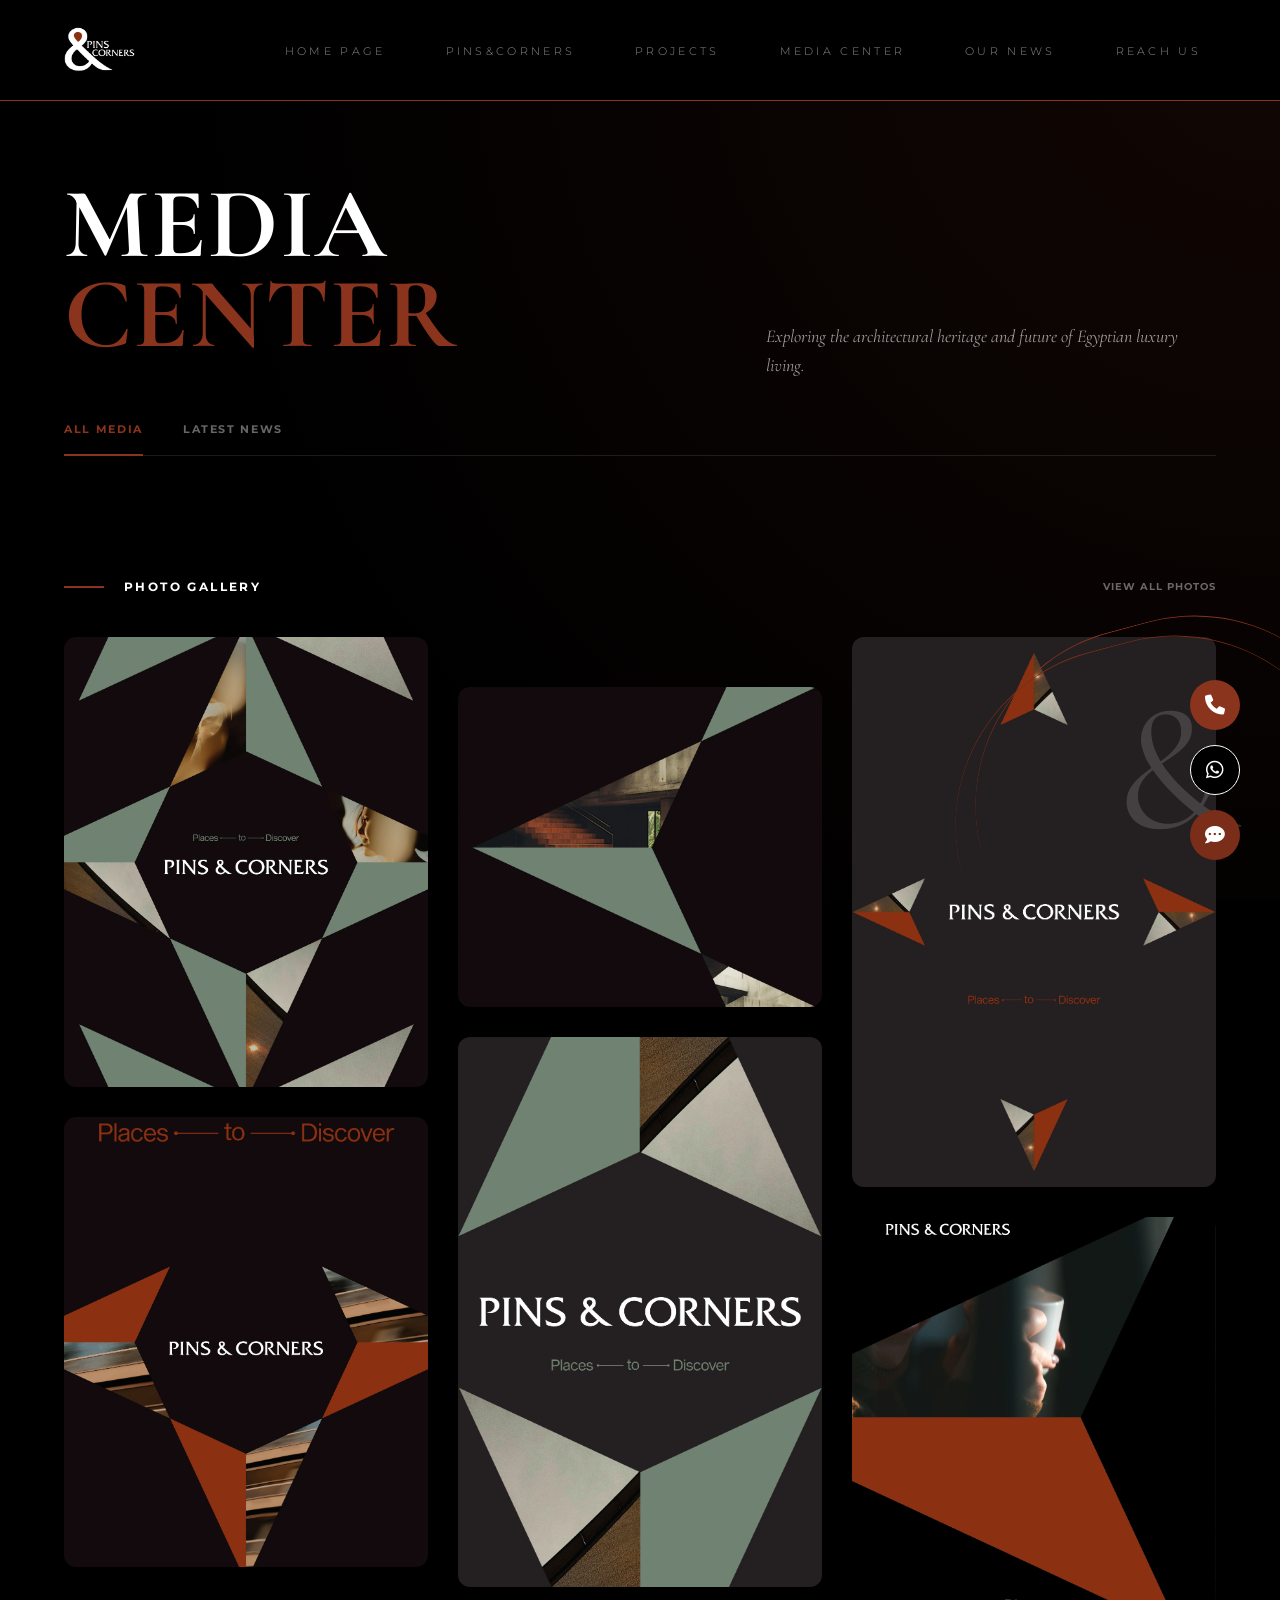
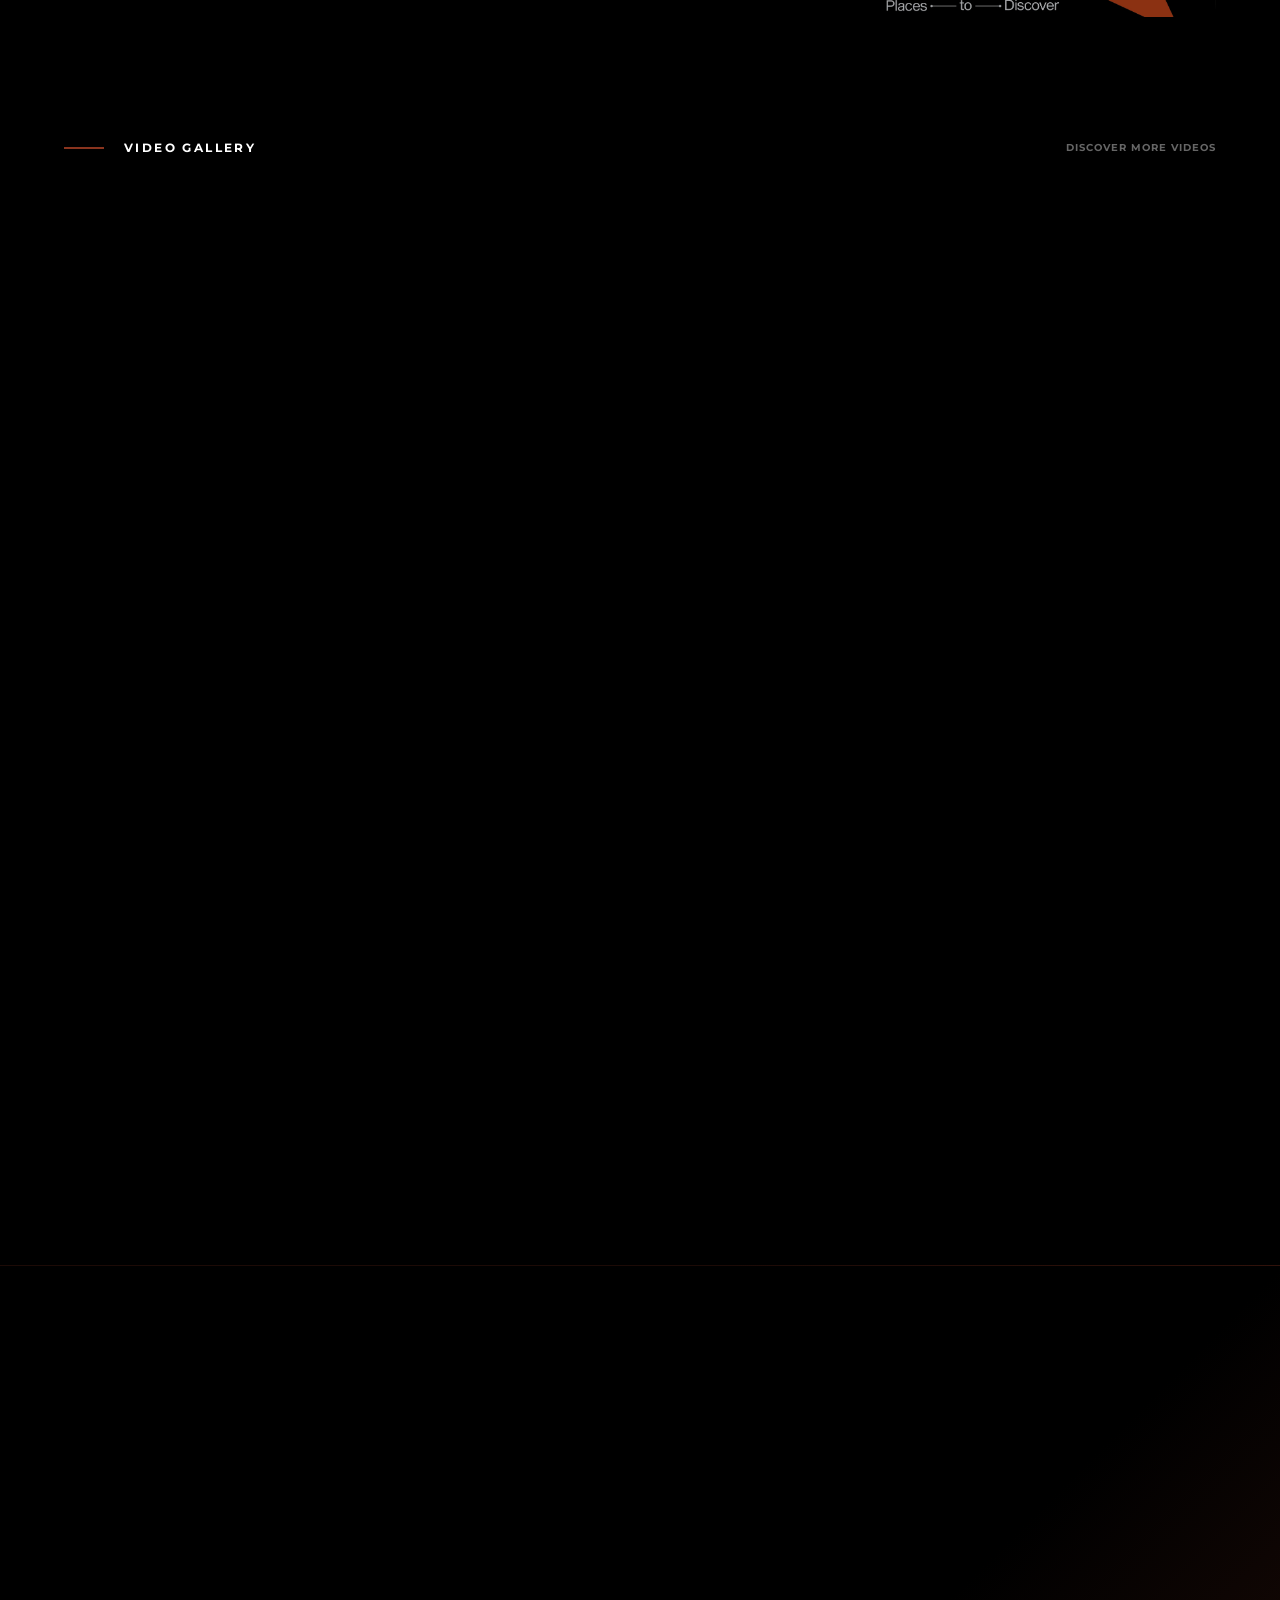
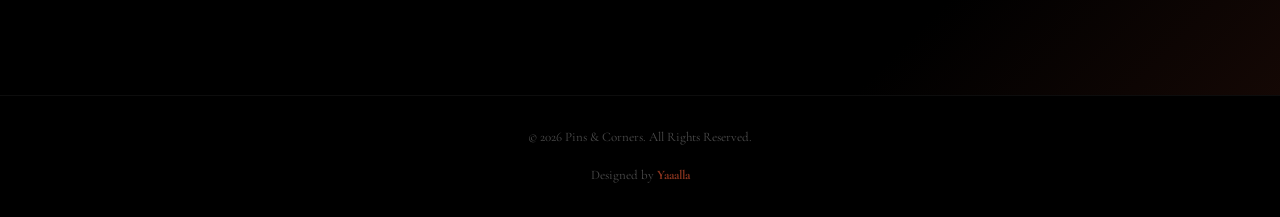
<file: media-center.html>
<!DOCTYPE html>
<html lang="en">

<head>
    <meta charset="UTF-8">
    <meta name="viewport" content="width=device-width, initial-scale=1.0">
    <title>PINS & CORNERS | Media Center</title>
    <!-- Fonts -->
    <link rel="preconnect" href="https://fonts.googleapis.com">
    <link rel="preconnect" href="https://fonts.gstatic.com" crossorigin>
    <link
        href="https://fonts.googleapis.com/css2?family=Cormorant+Garamond:wght@300;400;500;600;700&family=Montserrat:wght@300;400;700&display=swap"
        rel="stylesheet">
    <!-- CSS -->
    <link rel="stylesheet" href="css/main.css">
    <link rel="stylesheet" href="https://cdnjs.cloudflare.com/ajax/libs/font-awesome/6.0.0/css/all.min.css">
    <style>
        .page-content {
            padding-top: 60px;
        }

        /* Media Hero */
        .media-hero {
            padding: 120px 5vw 60px;
            max-width: 1300px;
            margin: 0 auto;
            position: relative;
        }

        .media-hero-title {
            font-family: var(--font-serif);
            font-weight: 700;
            line-height: 0.9;
            margin-bottom: 20px;
            text-transform: uppercase;
        }

        .media-hero-title .white-text {
            display: block;
            font-size: clamp(60px, 10vw, 100px);
            color: #FFFFFF;
        }

        .media-hero-title .accent-text {
            display: block;
            font-size: clamp(60px, 10vw, 100px);
            color: var(--primary-accent);
        }

        .media-hero-flex {
            display: flex;
            justify-content: space-between;
            align-items: flex-end;
            flex-wrap: wrap;
            gap: 40px;
            margin-bottom: 40px;
        }

        .media-hero-desc {
            max-width: 450px;
            font-family: var(--font-serif);
            font-style: italic;
            font-size: 18px;
            color: rgba(255, 255, 255, 0.6);
            line-height: 1.6;
        }

        .media-tabs {
            display: flex;
            gap: 40px;
            border-bottom: 1px solid rgba(255, 255, 255, 0.1);
            padding-bottom: 15px;
        }

        .media-tab {
            font-family: var(--font-sans);
            font-size: 11px;
            font-weight: 700;
            letter-spacing: 0.15em;
            color: rgba(255, 255, 255, 0.4);
            text-decoration: none;
            text-transform: uppercase;
            position: relative;
            transition: 0.3s;
        }

        .media-tab.active {
            color: var(--primary-accent);
        }

        .media-tab.active::after {
            content: '';
            position: absolute;
            bottom: -16px;
            left: 0;
            width: 100%;
            height: 2px;
            background-color: var(--primary-accent);
        }

        /* Section Header */
        .gallery-section-header {
            display: flex;
            justify-content: space-between;
            align-items: center;
            margin-bottom: 40px;
            padding-top: 60px;
        }

        .gallery-section-title {
            display: flex;
            align-items: center;
            gap: 20px;
            font-family: var(--font-sans);
            font-size: 12px;
            font-weight: 700;
            letter-spacing: 0.2em;
            text-transform: uppercase;
            color: #FFFFFF;
        }

        .gallery-section-title::before {
            content: '';
            width: 40px;
            height: 2px;
            background-color: var(--primary-accent);
        }

        .view-all-link {
            font-family: var(--font-sans);
            font-size: 10px;
            font-weight: 700;
            letter-spacing: 0.1em;
            text-transform: uppercase;
            color: rgba(255, 255, 255, 0.4);
            text-decoration: none;
            transition: 0.3s;
        }

        .view-all-link:hover {
            color: var(--primary-accent);
        }

        /* Asymmetrical Photo Grid */
        .photo-asym-grid {
            display: grid;
            grid-template-columns: repeat(3, 1fr);
            gap: 30px;
            margin-bottom: 100px;
        }

        .photo-column {
            display: flex;
            flex-direction: column;
            gap: 30px;
        }

        .gallery-img-wrapper {
            width: 100%;
            border-radius: 12px;
            overflow: hidden;
            background-color: #1a1a1a;
            position: relative;
        }

        .gallery-img-wrapper img {
            width: 100%;
            height: 100%;
            object-fit: cover;
            display: block;
            transition: 0.6s cubic-bezier(0.16, 1, 0.3, 1);
        }

        .gallery-img-wrapper:hover img {
            transform: scale(1.05);
        }

        /* Specific heights to match image */
        .h-portrait {
            height: 450px;
        }

        .h-landscape {
            height: 320px;
        }

        .h-tall {
            height: 550px;
        }

        .h-square {
            height: 400px;
        }

        /* Video Gallery */
        .video-grid-modern {
            display: grid;
            grid-template-columns: repeat(2, 1fr);
            gap: 40px;
            margin-bottom: 120px;
        }

        .video-card-modern {
            cursor: pointer;
        }

        .video-thumb-container {
            position: relative;
            width: 100%;
            height: 380px;
            border-radius: 12px;
            overflow: hidden;
            margin-bottom: 20px;
            background-color: #000;
        }

        .video-thumb-container img,
        .video-thumb-container video {
            width: 100%;
            height: 100%;
            object-fit: cover;
            transition: 0.6s;
            position: absolute;
            top: 0;
            left: 0;
        }

        .video-thumb-container video {
            opacity: 0;
            z-index: 1;
        }

        .video-card-modern:hover .video-thumb-container video {
            opacity: 1;
        }

        .play-btn-modern {
            position: absolute;
            top: 50%;
            left: 50%;
            transform: translate(-50%, -50%);
            width: 60px;
            height: 60px;
            background-color: rgba(138, 52, 30, 0.9);
            border-radius: 50%;
            display: flex;
            justify-content: center;
            align-items: center;
            color: #FFFFFF;
            font-size: 18px;
            transition: 0.3s;
            z-index: 2;
        }

        .video-card-modern:hover .play-btn-modern {
            background-color: var(--primary-accent);
            transform: translate(-50%, -50%) scale(1.1);
        }

        .video-meta-label {
            font-family: var(--font-sans);
            font-size: 9px;
            font-weight: 700;
            letter-spacing: 0.15em;
            color: var(--primary-accent);
            text-transform: uppercase;
            margin-bottom: 8px;
            display: block;
        }

        .video-card-title {
            font-family: var(--font-serif);
            font-size: 24px;
            font-weight: 600;
            color: #FFFFFF;
            line-height: 1.2;
        }

        @media screen and (max-width: 991px) {
            .photo-asym-grid {
                grid-template-columns: 1fr 1fr;
            }

            .video-grid-modern {
                grid-template-columns: 1fr;
            }
        }

        @media screen and (max-width: 767px) {
            .photo-asym-grid {
                grid-template-columns: 1fr;
            }

            .media-hero-flex {
                align-items: flex-start;
            }

            .media-hero-flex h1 {
                margin-bottom: 10px;
            }

            .media-hero-desc {
                font-size: 16px;
            }
        }
    </style>
</head>

<body>

    <!-- Global Navigation -->
    <header>
        <div class="nav-container">
            <a href="index.html" class="logo-link">
                <img src="image/logo.png" alt="PINS & CORNERS Logo" height="60">
            </a>
            <button class="nav-toggle" id="nav-toggle" aria-label="Toggle navigation">
                <span></span>
                <span></span>
                <span></span>
            </button>
            <nav id="nav-menu">
                <ul>
                    <li><a href="index.html">HOME PAGE</a></li>
                    <li><a href="pins-corners.html">PINS&CORNERS</a></li>
                    <li><a href="projects.html">PROJECTS</a></li>
                    <li><a href="media-center.html" class="active">MEDIA CENTER</a></li>
                    <li><a href="our-news.html">OUR NEWS</a></li>
                    <li><a href="reach-us.html">REACH US</a></li>
                </ul>
            </nav>
        </div>
    </header>

    <div class="page-content">

        <!-- MEDIA HERO -->
        <section class="media-hero fade-up">
            <div class="media-hero-flex">
                <h1 class="media-hero-title">
                    <span class="white-text">MEDIA</span>
                    <span class="accent-text">CENTER</span>
                </h1>
                <p class="media-hero-desc">
                    Exploring the architectural heritage and future of Egyptian luxury living.
                </p>
            </div>

            <div class="media-tabs">
                <a href="#" class="media-tab active">ALL MEDIA</a>
                <a href="#" class="media-tab">LATEST NEWS</a>
            </div>
        </section>

        <div class="container" style="max-width: 1300px; padding: 0 5vw;">

            <!-- PHOTO GALLERY SECTION -->
            <div class="gallery-section-header fade-up">
                <div class="gallery-section-title">PHOTO GALLERY</div>
                <a href="#" class="view-all-link">VIEW ALL PHOTOS</a>
            </div>

            <div class="photo-asym-grid">
                <!-- Column 1 -->
                <div class="photo-column">
                    <div class="gallery-img-wrapper h-portrait fade-up">
                        <img src="image/Media/converted-Pins & Corners Office Posters 70x100 cm - 3 cm  05 February 26 Bleed-page-00002.webp"
                            alt="Media 1">
                    </div>
                    <div class="gallery-img-wrapper h-portrait fade-up">
                        <img src="image/Media/converted-Pins & Corners Office Posters 70x100 cm - 3 cm  05 February 26 Bleed-page-00004.webp"
                            alt="Media 2">
                    </div>
                </div>
                <!-- Column 2 -->
                <div class="photo-column" style="margin-top: 50px;">
                    <div class="gallery-img-wrapper h-landscape fade-up">
                        <img src="image/Media/converted-Pins & Corners Office Posters 70x100 cm - 3 cm  05 February 26 Bleed-page-00003.webp"
                            alt="Media 3">
                    </div>
                    <div class="gallery-img-wrapper h-tall fade-up">
                        <img src="image/Media/converted-Pins & Corners Office Posters 70x100 cm - 3 cm  05 February 26 Bleed-page-00005.webp"
                            alt="Media 4">
                    </div>
                </div>
                <!-- Column 3 -->
                <div class="photo-column">
                    <div class="gallery-img-wrapper h-tall fade-up">
                        <img src="image/Media/converted-Pins & Corners Office Posters 70x100 cm - 3 cm  05 February 26 Bleed-page-00006.webp"
                            alt="Media 5">
                    </div>
                    <div class="gallery-img-wrapper h-square fade-up">
                        <img src="image/Media/converted-Ratio - Grid of Nine.webp" alt="Media 6">
                    </div>
                </div>
            </div>

            <!-- VIDEO GALLERY SECTION -->
            <div class="gallery-section-header fade-up" style="padding-top: 20px;">
                <div class="gallery-section-title">VIDEO GALLERY</div>
                <a href="#" class="view-all-link">DISCOVER MORE VIDEOS</a>
            </div>

            <div class="video-grid-modern">
                <!-- Video 1 -->
                <div class="video-card-modern fade-up">
                    <div class="video-thumb-container">
                        <img src="image/architecture_service.png" alt="Video Thumb 1">
                        <video loop muted preload="none">
                            <source src="image/Videos/SCREEN_1 1 (1).mp4" type="video/mp4">
                        </video>
                        <div class="play-btn-modern"><i class="fas fa-play"></i></div>
                    </div>
                    <span class="video-meta-label">Corporate Film</span>
                    <h3 class="video-card-title">The Vision Behind PINS & CORNERS</h3>
                </div>
                <!-- Video 2 -->
                <div class="video-card-modern fade-up">
                    <div class="video-thumb-container">
                        <img src="image/interior_service.png" alt="Video Thumb 2">
                        <video loop muted preload="none">
                            <source src="image/Videos/SCREEN_2 1.mp4" type="video/mp4">
                        </video>
                        <div class="play-btn-modern"><i class="fas fa-play"></i></div>
                    </div>
                    <span class="video-meta-label">Architecture</span>
                    <h3 class="video-card-title">Egyptian Heritage Meets Modernity</h3>
                </div>
                <!-- Video 3 -->
                <div class="video-card-modern fade-up">
                    <div class="video-thumb-container">
                        <img src="image/news_skyline.png" alt="Video Thumb 3">
                        <div class="play-btn-modern"><i class="fas fa-play"></i></div>
                    </div>
                    <span class="video-meta-label">Projects</span>
                    <h3 class="video-card-title">Seasonal Tour: The Grand Estate</h3>
                </div>
                <!-- Video 4 -->
                <div class="video-card-modern fade-up">
                    <div class="video-thumb-container">
                        <img src="image/news_sustainable.png" alt="Video Thumb 4">
                        <div class="play-btn-modern"><i class="fas fa-play"></i></div>
                    </div>
                    <span class="video-meta-label">Process</span>
                    <h3 class="video-card-title">Building Tomorrow's Landmarks</h3>
                </div>
            </div>

        </div>

    </div>

    <!-- Professional 2026 Footer -->
    <footer class="main-footer">
        <div class="container footer-grid">
            <div class="footer-brand fade-up">
                <img src="image/logo.png" alt="PINS & CORNERS Logo" class="footer-logo" loading="lazy" decoding="async">
                <p class="brand-bio">
                    Purposeful Pins, Lasting Corners. We create landmark destinations that bridge tradition with
                    futuristic architecture.
                </p>
                <div class="footer-socials">
                    <a href="https://linkedin.com" class="social-icon" target="_blank" aria-label="LinkedIn">
                        <i class="fab fa-linkedin-in"></i>
                    </a>
                    <a href="https://instagram.com" class="social-icon" target="_blank" aria-label="Instagram">
                        <i class="fab fa-instagram"></i>
                    </a>
                    <a href="https://facebook.com" class="social-icon" target="_blank" aria-label="Facebook">
                        <i class="fab fa-facebook-f"></i>
                    </a>
                    <a href="https://youtube.com" class="social-icon" target="_blank" aria-label="YouTube">
                        <i class="fab fa-youtube"></i>
                    </a>
                </div>
            </div>

            <div class="footer-links-group fade-up">
                <h4 class="footer-heading">Quick Links</h4>
                <ul class="footer-nav-list">
                    <li><a href="index.html">Home Page</a></li>
                    <li><a href="pins-corners.html">Pins & Corners</a></li>
                    <li><a href="projects.html">Projects</a></li>
                    <li><a href="media-center.html" class="active">Media Center</a></li>
                    <li><a href="our-news.html">Our News</a></li>
                    <li><a href="reach-us.html">Reach Us</a></li>
                </ul>
            </div>

            <div class="footer-contact-info fade-up">
                <h4 class="footer-heading">Contact</h4>
                <div class="contact-item">
                    <span class="contact-label">Hotline</span>
                    <a href="tel:17576" class="contact-value">17576</a>
                </div>
                <div class="contact-item">
                    <span class="contact-label">Email</span>
                    <a href="mailto:info@pinsandcorners.com" class="contact-value">info@pinsandcorners.com</a>
                </div>
                <div class="contact-item">
                    <span class="contact-label">Visit Us</span>
                    <span class="contact-value">Sheikh Zayed, Cairo, Egypt</span>
                </div>
            </div>

            <div class="footer-newsletter fade-up">
                <h4 class="footer-heading">Stay Connected</h4>
                <p>Join our exclusive network for latest project launches.</p>
                <form class="footer-form">
                    <input type="email" placeholder="Your Email Address" required>
                    <button type="submit" class="footer-btn"><i class="fas fa-paper-plane"></i></button>
                </form>
            </div>
        </div>

        <div class="footer-bottom">
            <div class="container bottom-content" style="max-width: 1300px; padding: 0 5vw;">
                <p>&copy; 2026 Pins & Corners. All Rights Reserved.</p>
                <div class="developer-credit">Designed by <span class="accent-text">Yaaalla</span></div>
            </div>
        </div>
    </footer>

    <!-- Global Decorations -->
    <div class="bottom-decorations">
        <div class="curved-line curved-line-1"></div>
        <div class="curved-line curved-line-2"></div>
        <div class="watermark-ampersand">&</div>
    </div>

    <!-- Global Floating CTAs -->
    <div class="floating-ctas">
        <div class="cta-button cta-call" aria-label="Call Us">
            <i class="fas fa-phone"></i>
        </div>
        <a href="https://wa.me/201155555722" class="cta-button cta-whatsapp" aria-label="WhatsApp Us" target="_blank">
            <i class="fab fa-whatsapp"></i>
        </a>
        <div class="cta-button cta-chatbot" aria-label="Chat Bot">
            <i class="fas fa-comment-dots"></i>
            <span class="tooltip">Chat with us</span>
        </div>
    </div>

    <script src="js/main.js"></script>
</body>

</html>
</file>
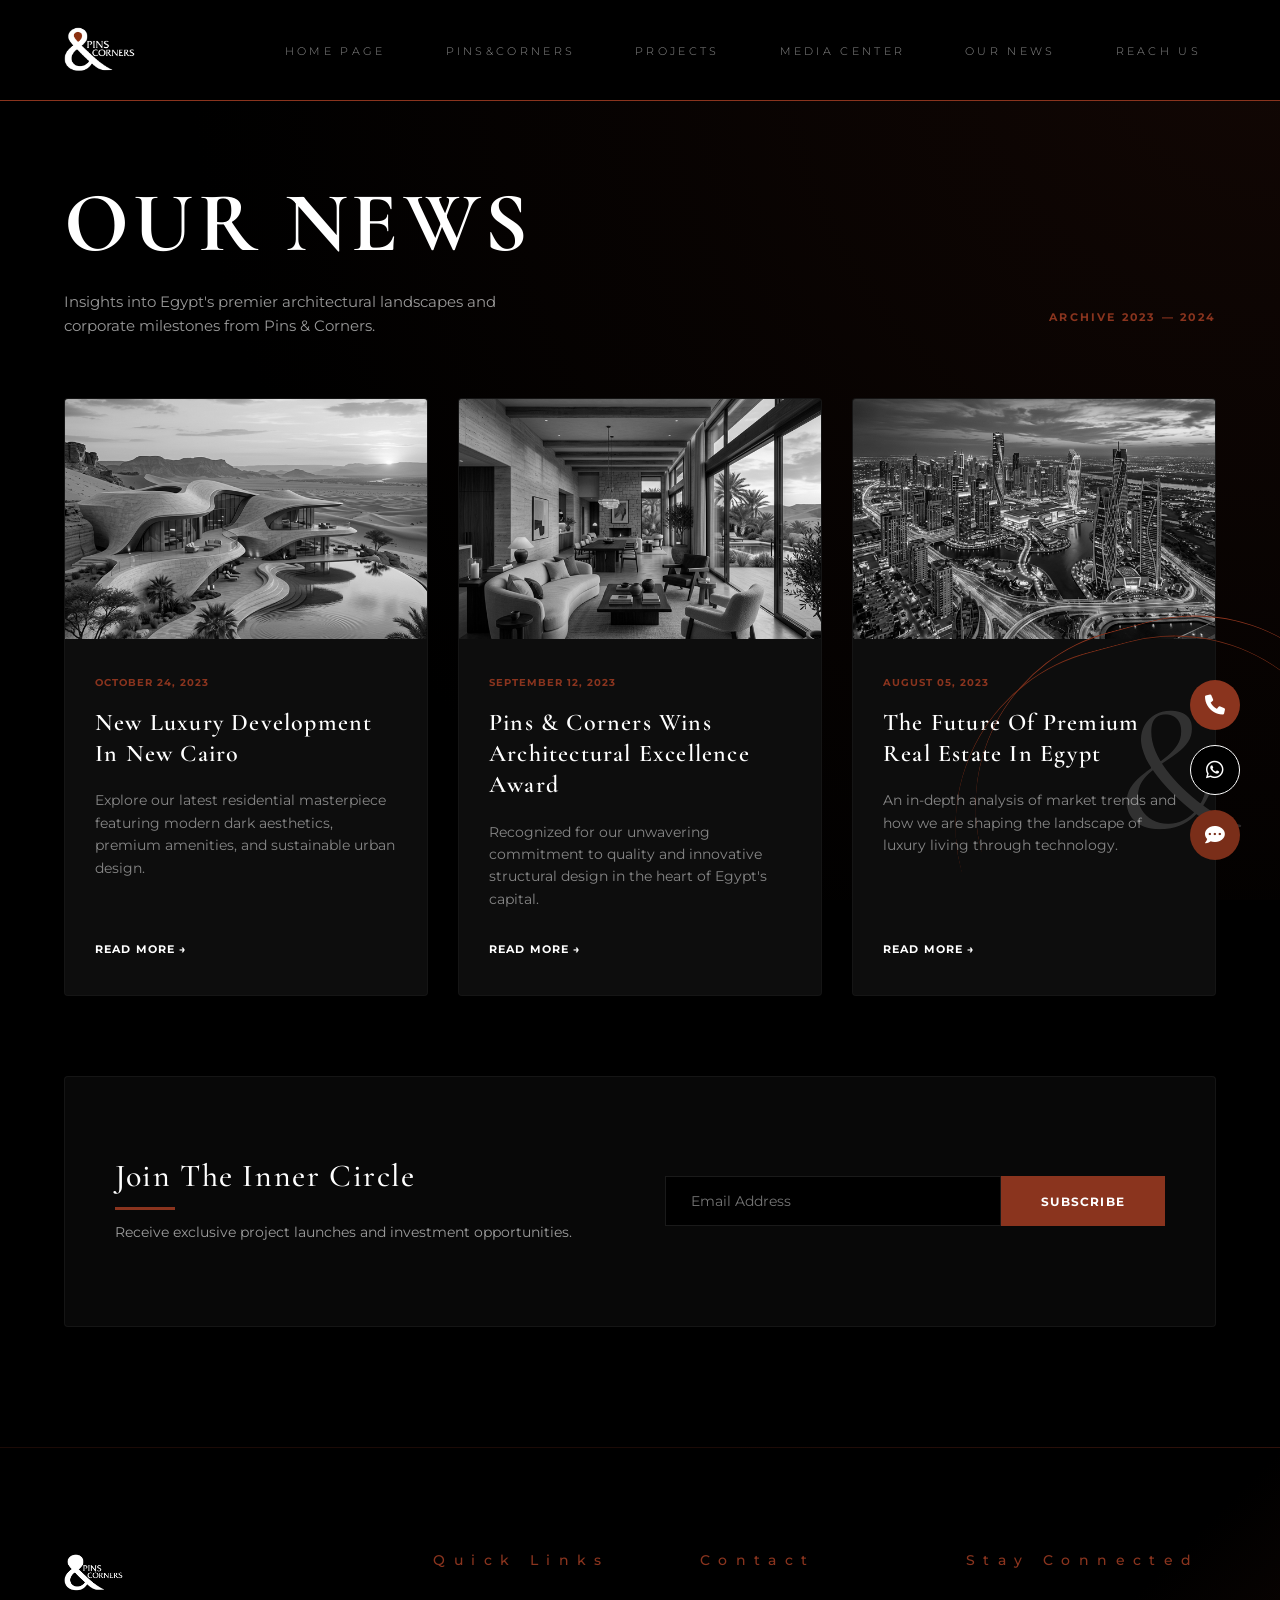
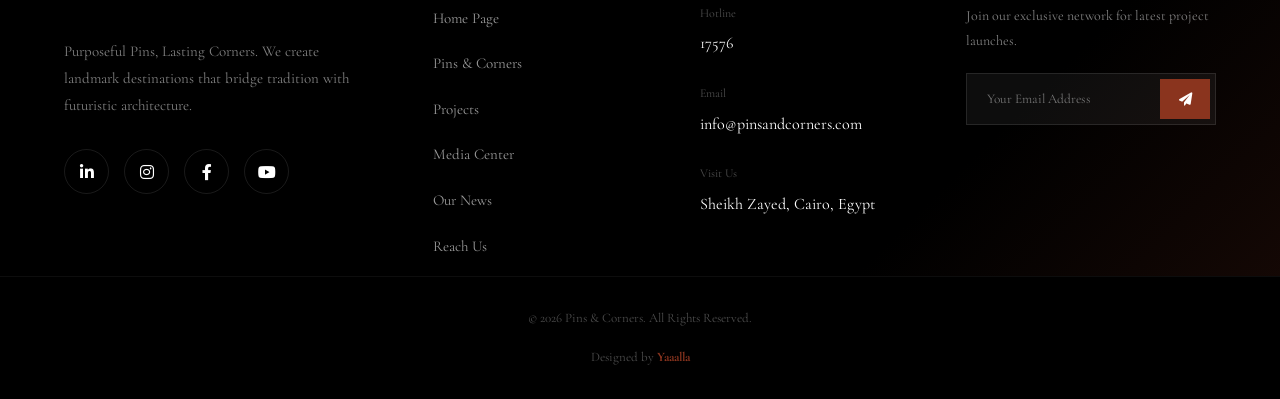
<file: our-news.html>
<!DOCTYPE html>
<html lang="en">

<head>
    <meta charset="UTF-8">
    <meta name="viewport" content="width=device-width, initial-scale=1.0">
    <title>PINS & CORNERS | Our News</title>
    <!-- Fonts -->
    <link rel="preconnect" href="https://fonts.googleapis.com">
    <link rel="preconnect" href="https://fonts.gstatic.com" crossorigin>
    <link
        href="https://fonts.googleapis.com/css2?family=Cormorant+Garamond:wght@300;400;500;600;700&family=Montserrat:wght@300;400;700&display=swap"
        rel="stylesheet">
    <!-- CSS -->
    <link rel="stylesheet" href="css/main.css">
    <link rel="stylesheet" href="https://cdnjs.cloudflare.com/ajax/libs/font-awesome/6.0.0/css/all.min.css">
    <style>
        .page-content {
            padding-top: 60px;
        }

        /* News Hero */
        .news-hero {
            padding: 120px 5vw 60px;
            max-width: 1300px;
            margin: 0 auto;
            display: flex;
            justify-content: space-between;
            align-items: flex-end;
            flex-wrap: wrap;
            gap: 40px;
        }

        .news-hero-left {
            max-width: 500px;
        }

        .news-hero-title {
            font-family: var(--font-serif);
            font-size: clamp(50px, 8vw, 85px);
            font-weight: 700;
            line-height: 1;
            margin-bottom: 25px;
            text-transform: uppercase;
            color: #FFFFFF;
        }

        .news-hero-desc {
            font-family: var(--font-sans);
            font-size: 15px;
            color: rgba(255, 255, 255, 0.6);
            line-height: 1.6;
        }

        .news-hero-right {
            font-family: var(--font-sans);
            font-size: 11px;
            font-weight: 700;
            letter-spacing: 0.2em;
            color: var(--primary-accent);
            text-transform: uppercase;
            margin-bottom: 10px;
        }

        /* Modern News Grid */
        .modern-news-grid {
            display: grid;
            grid-template-columns: repeat(3, 1fr);
            gap: 30px;
            margin-bottom: 80px;
        }

        .news-card-modern {
            background-color: #0d0d0d;
            border-radius: 4px;
            overflow: hidden;
            transition: 0.4s ease;
            display: flex;
            flex-direction: column;
            border: 1px solid rgba(255, 255, 255, 0.03);
        }

        .news-card-modern:hover {
            transform: translateY(-10px);
            border-color: rgba(255, 255, 255, 0.1);
        }

        .news-img-box {
            width: 100%;
            height: 240px;
            overflow: hidden;
            background-color: #1a1a1a;
        }

        .news-img-box img {
            width: 100%;
            height: 100%;
            object-fit: cover;
            filter: grayscale(1);
            transition: 0.5s ease;
        }

        .news-card-modern:hover .news-img-box img {
            filter: grayscale(0);
            transform: scale(1.05);
        }

        .news-card-body {
            padding: 35px 30px;
            flex-grow: 1;
            display: flex;
            flex-direction: column;
        }

        .news-card-date {
            font-family: var(--font-sans);
            font-size: 10px;
            font-weight: 700;
            letter-spacing: 0.1em;
            color: var(--primary-accent);
            text-transform: uppercase;
            margin-bottom: 15px;
            display: block;
        }

        .news-card-title {
            font-family: var(--font-serif);
            font-size: 24px;
            font-weight: 600;
            color: #FFFFFF;
            line-height: 1.3;
            margin-bottom: 20px;
        }

        .news-card-text {
            font-family: var(--font-sans);
            font-size: 14px;
            color: rgba(255, 255, 255, 0.5);
            line-height: 1.6;
            margin-bottom: 30px;
        }

        .news-read-more {
            margin-top: auto;
            font-family: var(--font-sans);
            font-size: 11px;
            font-weight: 700;
            letter-spacing: 0.1em;
            color: #FFFFFF;
            text-decoration: none;
            text-transform: uppercase;
            display: inline-flex;
            align-items: center;
            gap: 10px;
            transition: 0.3s;
        }

        .news-read-more:hover {
            color: var(--primary-accent);
        }

        /* Inner Circle Section */
        .inner-circle-section {
            background-color: #080808;
            padding: 80px 50px;
            border: 1px solid rgba(255, 255, 255, 0.05);
            margin-bottom: 120px;
            display: flex;
            justify-content: space-between;
            align-items: center;
            flex-wrap: wrap;
            gap: 40px;
            border-radius: 4px;
        }

        .inner-circle-left h2 {
            font-family: var(--font-serif);
            font-size: 32px;
            color: #FFFFFF;
            margin-bottom: 10px;
        }

        .inner-circle-left p {
            font-family: var(--font-sans);
            font-size: 14px;
            color: rgba(255, 255, 255, 0.6);
        }

        .inner-circle-form {
            display: flex;
            gap: 0;
            width: 100%;
            max-width: 500px;
        }

        .inner-circle-form input {
            flex-grow: 1;
            background-color: #000;
            border: 1px solid rgba(255, 255, 255, 0.1);
            padding: 15px 25px;
            color: #FFFFFF;
            font-family: var(--font-sans);
            font-size: 14px;
        }

        .inner-circle-form button {
            background-color: var(--primary-accent);
            color: #FFFFFF;
            border: none;
            padding: 0 40px;
            font-family: var(--font-sans);
            font-size: 12px;
            font-weight: 700;
            text-transform: uppercase;
            letter-spacing: 0.1em;
            cursor: pointer;
            transition: 0.3s;
        }

        .inner-circle-form button:hover {
            background-color: var(--accent-dark);
        }

        @media screen and (max-width: 1100px) {
            .modern-news-grid {
                grid-template-columns: 1fr 1fr;
            }
        }

        @media screen and (max-width: 767px) {
            .modern-news-grid {
                grid-template-columns: 1fr;
            }

            .news-hero {
                align-items: flex-start;
            }

            .inner-circle-section {
                padding: 40px 30px;
                text-align: center;
                justify-content: center;
            }

            .inner-circle-form {
                flex-direction: column;
            }

            .inner-circle-form button {
                padding: 15px;
            }
        }
    </style>
</head>

<body>

    <!-- Global Navigation -->
    <header>
        <div class="nav-container">
            <a href="index.html" class="logo-link">
                <img src="image/logo.png" alt="PINS & CORNERS Logo" height="60">
            </a>
            <button class="nav-toggle" id="nav-toggle" aria-label="Toggle navigation">
                <span></span>
                <span></span>
                <span></span>
            </button>
            <nav id="nav-menu">
                <ul>
                    <li><a href="index.html">HOME PAGE</a></li>
                    <li><a href="pins-corners.html">PINS&CORNERS</a></li>
                    <li><a href="projects.html">PROJECTS</a></li>
                    <li><a href="media-center.html">MEDIA CENTER</a></li>
                    <li><a href="our-news.html" class="active">OUR NEWS</a></li>
                    <li><a href="reach-us.html">REACH US</a></li>
                </ul>
            </nav>
        </div>
    </header>

    <div class="page-content">

        <!-- NEWS HERO -->
        <section class="news-hero fade-up">
            <div class="news-hero-left">
                <h1 class="news-hero-title">OUR NEWS</h1>
                <p class="news-hero-desc">
                    Insights into Egypt's premier architectural landscapes and corporate milestones from Pins & Corners.
                </p>
            </div>
            <div class="news-hero-right">
                ARCHIVE 2023 — 2024
            </div>
        </section>

        <div class="container" style="max-width: 1300px; padding: 0 5vw;">

            <!-- NEWS GRID SECTION -->
            <div class="modern-news-grid">
                <!-- Article 1 -->
                <div class="news-card-modern fade-up">
                    <div class="news-img-box">
                        <img src="image/architecture_service.png" alt="News 1">
                    </div>
                    <div class="news-card-body">
                        <span class="news-card-date">OCTOBER 24, 2023</span>
                        <h3 class="news-card-title">New Luxury Development in New Cairo</h3>
                        <p class="news-card-text">
                            Explore our latest residential masterpiece featuring modern dark aesthetics, premium
                            amenities, and sustainable urban design.
                        </p>
                        <a href="#" class="news-read-more">READ MORE &rarr;</a>
                    </div>
                </div>

                <!-- Article 2 -->
                <div class="news-card-modern fade-up">
                    <div class="news-img-box">
                        <img src="image/interior_service.png" alt="News 2">
                    </div>
                    <div class="news-card-body">
                        <span class="news-card-date">SEPTEMBER 12, 2023</span>
                        <h3 class="news-card-title">Pins & Corners Wins Architectural Excellence Award</h3>
                        <p class="news-card-text">
                            Recognized for our unwavering commitment to quality and innovative structural design in the
                            heart of Egypt's capital.
                        </p>
                        <a href="#" class="news-read-more">READ MORE &rarr;</a>
                    </div>
                </div>

                <!-- Article 3 -->
                <div class="news-card-modern fade-up">
                    <div class="news-img-box">
                        <img src="image/news_skyline.png" alt="News 3">
                    </div>
                    <div class="news-card-body">
                        <span class="news-card-date">AUGUST 05, 2023</span>
                        <h3 class="news-card-title">The Future of Premium Real Estate in Egypt</h3>
                        <p class="news-card-text">
                            An in-depth analysis of market trends and how we are shaping the landscape of luxury living
                            through technology.
                        </p>
                        <a href="#" class="news-read-more">READ MORE &rarr;</a>
                    </div>
                </div>
            </div>

            <!-- NEWSLETTER SECTION -->
            <section class="inner-circle-section fade-up">
                <div class="inner-circle-left">
                    <h2>Join the Inner Circle</h2>
                    <p>Receive exclusive project launches and investment opportunities.</p>
                </div>
                <form class="inner-circle-form">
                    <input type="email" placeholder="Email Address" required>
                    <button type="submit">SUBSCRIBE</button>
                </form>
            </section>

        </div>

    </div>

    <!-- Professional 2026 Footer -->
    <footer class="main-footer">
        <div class="container footer-grid">
            <div class="footer-brand fade-up">
                <img src="image/logo.png" alt="PINS & CORNERS Logo" class="footer-logo" loading="lazy" decoding="async">
                <p class="brand-bio">
                    Purposeful Pins, Lasting Corners. We create landmark destinations that bridge tradition with
                    futuristic architecture.
                </p>
                <div class="footer-socials">
                    <a href="https://linkedin.com" class="social-icon" target="_blank" aria-label="LinkedIn">
                        <i class="fab fa-linkedin-in"></i>
                    </a>
                    <a href="https://instagram.com" class="social-icon" target="_blank" aria-label="Instagram">
                        <i class="fab fa-instagram"></i>
                    </a>
                    <a href="https://facebook.com" class="social-icon" target="_blank" aria-label="Facebook">
                        <i class="fab fa-facebook-f"></i>
                    </a>
                    <a href="https://youtube.com" class="social-icon" target="_blank" aria-label="YouTube">
                        <i class="fab fa-youtube"></i>
                    </a>
                </div>
            </div>

            <div class="footer-links-group fade-up">
                <h4 class="footer-heading">Quick Links</h4>
                <ul class="footer-nav-list">
                    <li><a href="index.html">Home Page</a></li>
                    <li><a href="pins-corners.html">Pins & Corners</a></li>
                    <li><a href="projects.html">Projects</a></li>
                    <li><a href="media-center.html">Media Center</a></li>
                    <li><a href="our-news.html" class="active">Our News</a></li>
                    <li><a href="reach-us.html">Reach Us</a></li>
                </ul>
            </div>

            <div class="footer-contact-info fade-up">
                <h4 class="footer-heading">Contact</h4>
                <div class="contact-item">
                    <span class="contact-label">Hotline</span>
                    <a href="tel:17576" class="contact-value">17576</a>
                </div>
                <div class="contact-item">
                    <span class="contact-label">Email</span>
                    <a href="mailto:info@pinsandcorners.com" class="contact-value">info@pinsandcorners.com</a>
                </div>
                <div class="contact-item">
                    <span class="contact-label">Visit Us</span>
                    <span class="contact-value">Sheikh Zayed, Cairo, Egypt</span>
                </div>
            </div>

            <div class="footer-newsletter fade-up">
                <h4 class="footer-heading">Stay Connected</h4>
                <p>Join our exclusive network for latest project launches.</p>
                <form class="footer-form">
                    <input type="email" placeholder="Your Email Address" required>
                    <button type="submit" class="footer-btn"><i class="fas fa-paper-plane"></i></button>
                </form>
            </div>
        </div>

        <div class="footer-bottom">
            <div class="container bottom-content" style="max-width: 1300px; padding: 0 5vw;">
                <p>&copy; 2026 Pins & Corners. All Rights Reserved.</p>
                <div class="developer-credit">Designed by <span class="accent-text">Yaaalla</span></div>
            </div>
        </div>
    </footer>

    <!-- Global Decorations -->
    <div class="bottom-decorations">
        <div class="curved-line curved-line-1"></div>
        <div class="curved-line curved-line-2"></div>
        <div class="watermark-ampersand">&</div>
    </div>

    <!-- Global Floating CTAs -->
    <div class="floating-ctas">
        <div class="cta-button cta-call" aria-label="Call Us">
            <i class="fas fa-phone"></i>
        </div>
        <a href="https://wa.me/201155555722" class="cta-button cta-whatsapp" aria-label="WhatsApp Us" target="_blank">
            <i class="fab fa-whatsapp"></i>
        </a>
        <div class="cta-button cta-chatbot" aria-label="Chat Bot">
            <i class="fas fa-comment-dots"></i>
            <span class="tooltip">Chat with us</span>
        </div>
    </div>

    <script src="js/main.js"></script>
</body>

</html>
</file>
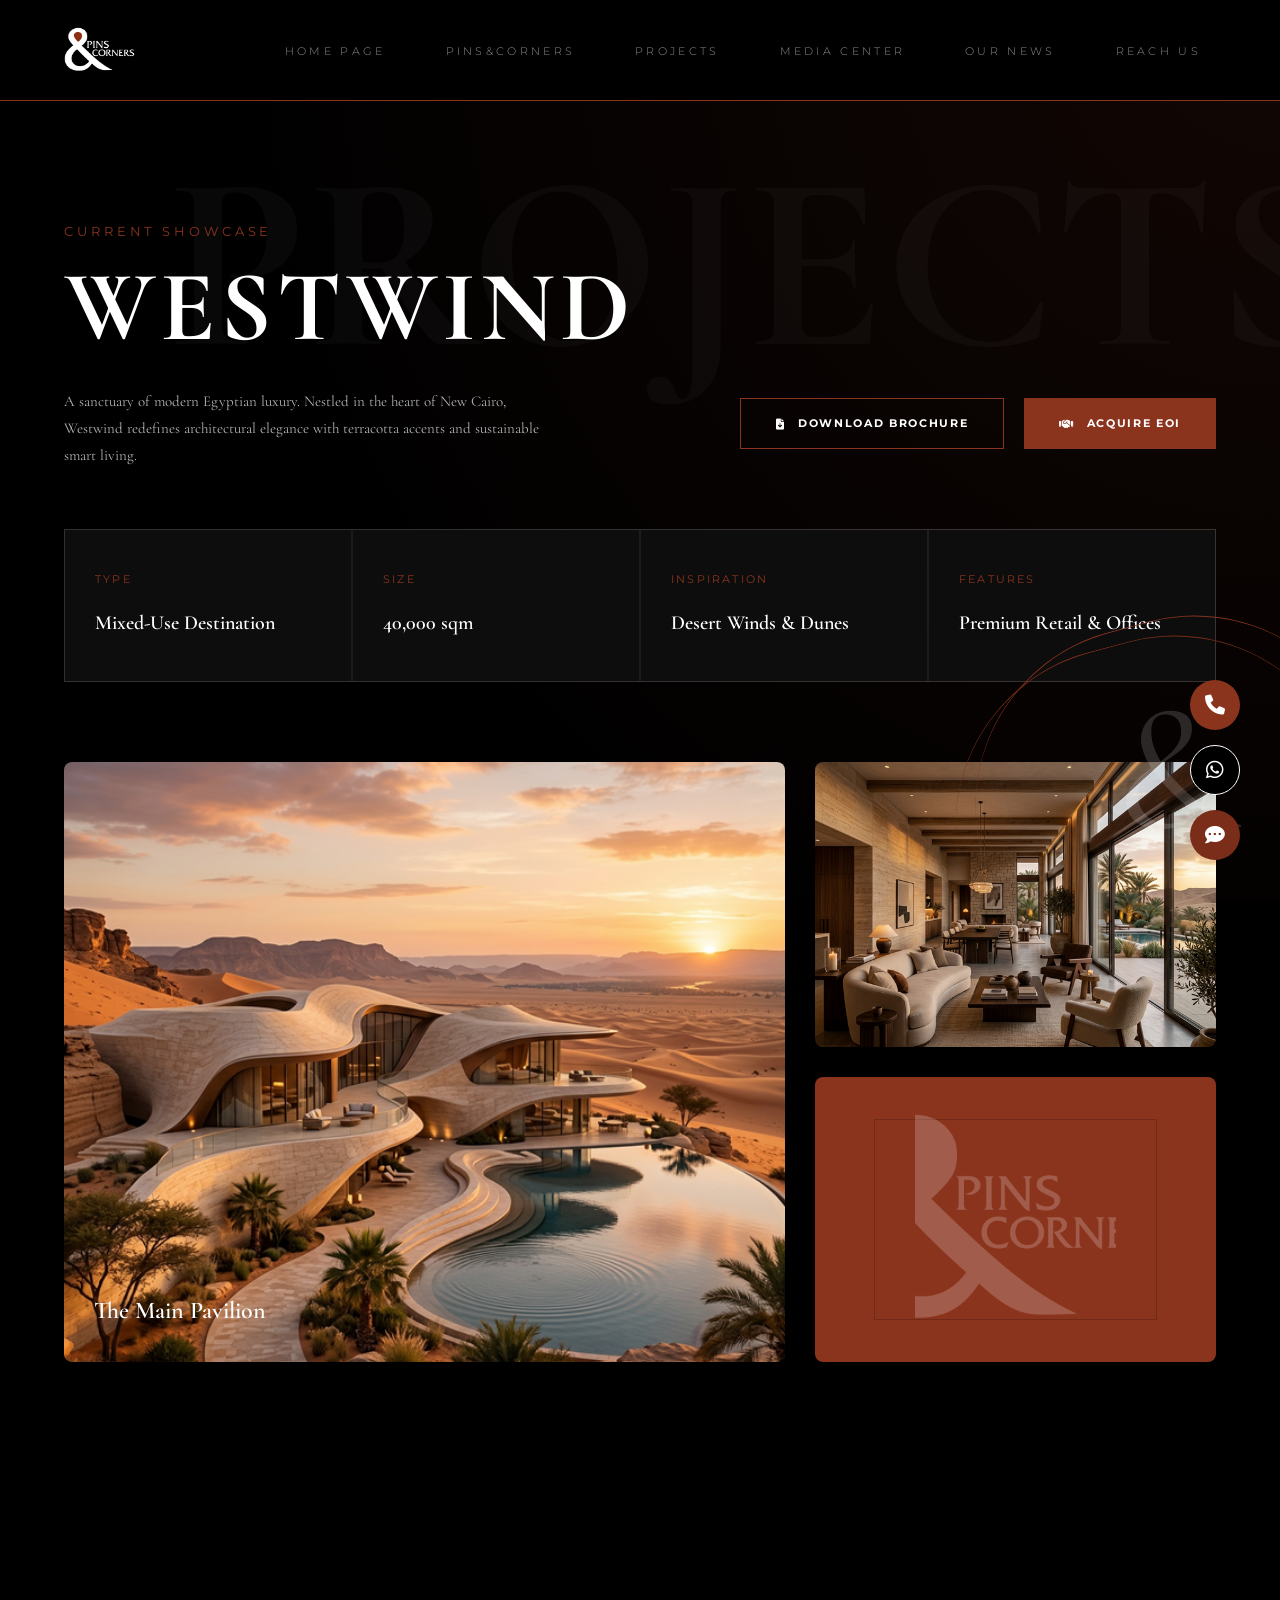
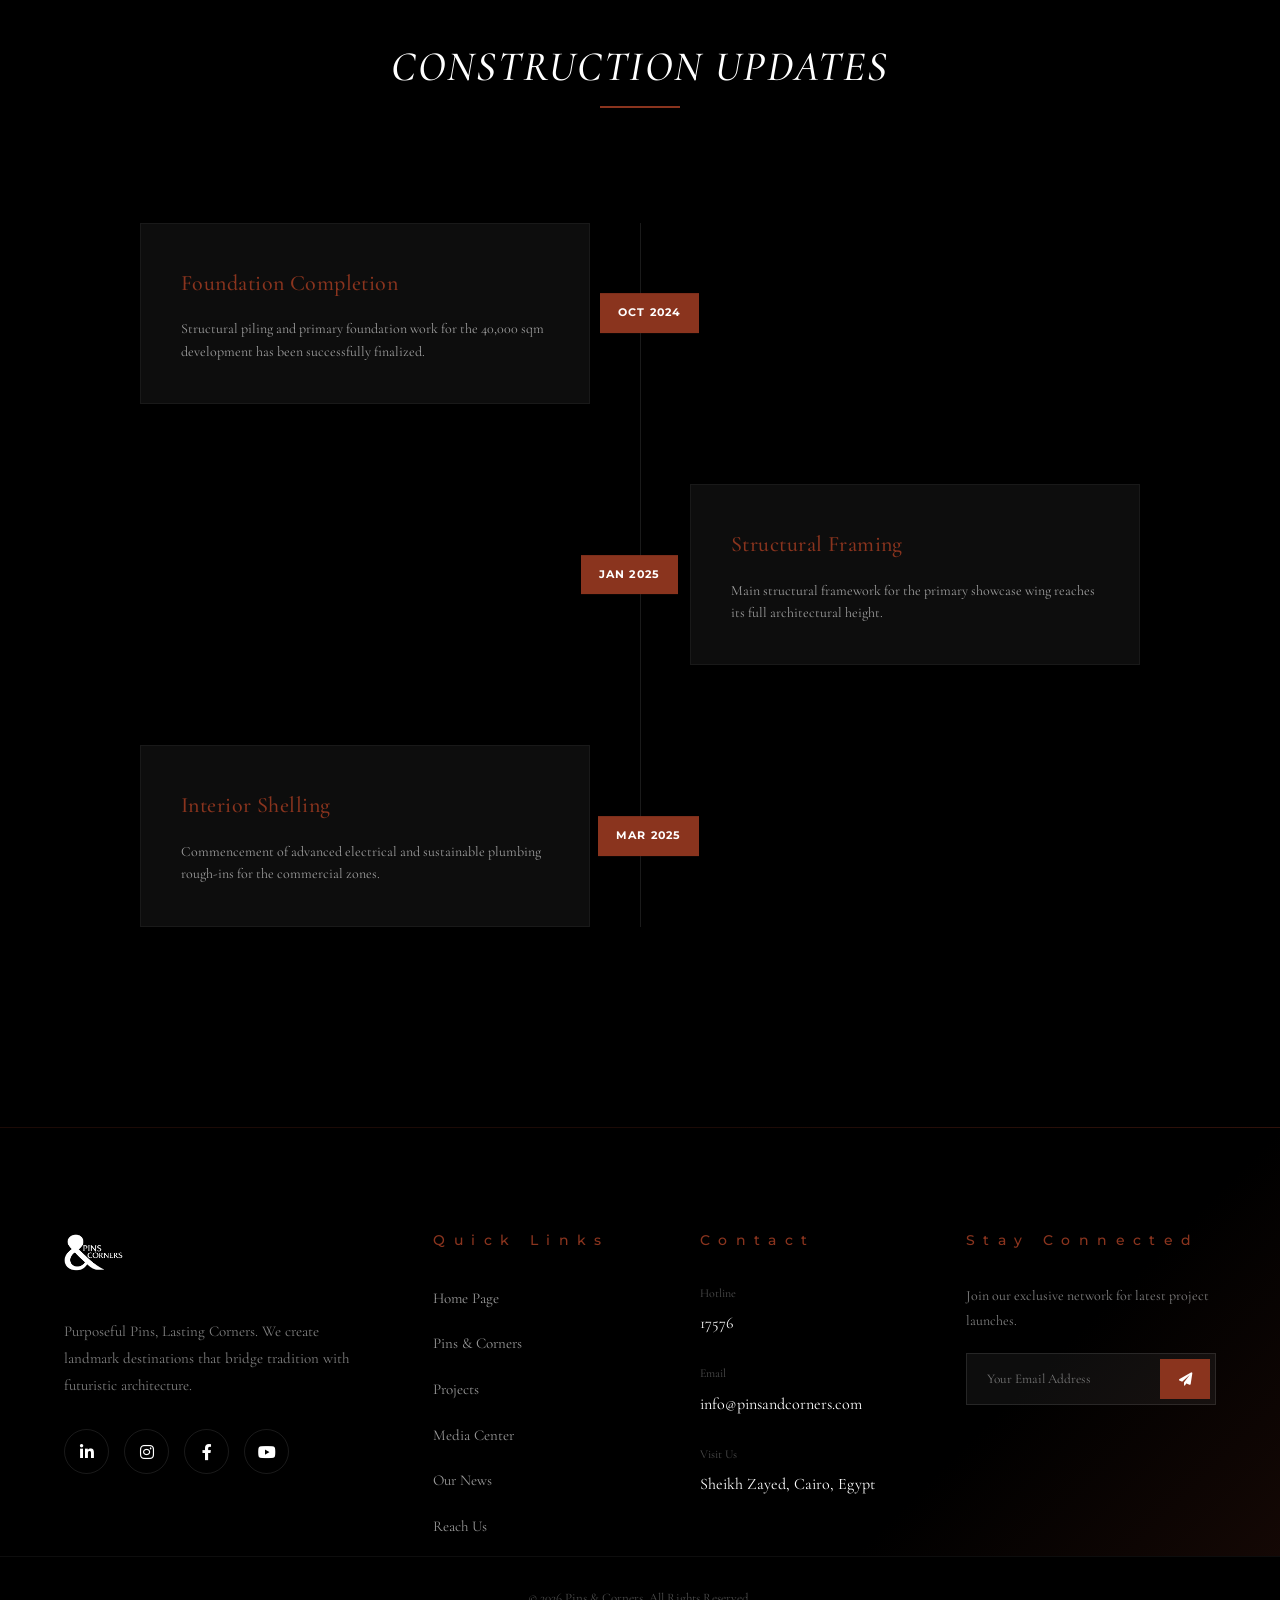
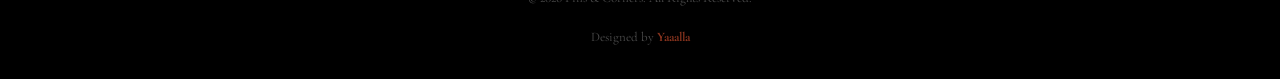
<file: projects.html>
<!DOCTYPE html>
<html lang="en">

<head>
    <meta charset="UTF-8">
    <meta name="viewport" content="width=device-width, initial-scale=1.0">
    <title>PINS & CORNERS | Projects</title>
    <!-- Fonts -->
    <link rel="preconnect" href="https://fonts.googleapis.com">
    <link rel="preconnect" href="https://fonts.gstatic.com" crossorigin>
    <link
        href="https://fonts.googleapis.com/css2?family=Cormorant+Garamond:wght@300;400;500;600;700&family=Montserrat:wght@300;400;700&display=swap"
        rel="stylesheet">
    <!-- CSS -->
    <link rel="stylesheet" href="css/main.css">
    <link rel="stylesheet" href="https://cdnjs.cloudflare.com/ajax/libs/font-awesome/6.0.0/css/all.min.css">
    <style>
        .page-content {
            padding-top: 100px;
        }

        /* New Project Hero */
        .project-hero-modern {
            position: relative;
            padding: 120px 0 60px;
            overflow: hidden;
            width: 100%;
        }

        .project-hero-container {
            max-width: 1300px;
            margin: 0 auto;
            padding: 0 5vw;
        }

        .bg-text-overlay {
            position: absolute;
            top: 40px;
            right: -5%;
            font-size: clamp(100px, 20vw, 250px);
            font-family: var(--font-serif);
            font-weight: 700;
            color: rgba(255, 255, 255, 0.03);
            text-transform: uppercase;
            line-height: 1;
            white-space: nowrap;
            pointer-events: none;
            z-index: 0;
        }

        .hero-top-info {
            position: relative;
            z-index: 2;
            display: flex;
            justify-content: space-between;
            align-items: flex-end;
            margin-bottom: 60px;
            flex-wrap: wrap;
            gap: 40px;
        }

        .hero-text-side {
            max-width: 500px;
        }

        .showcase-label {
            color: var(--primary-accent);
            font-family: var(--font-sans);
            font-size: 13px;
            letter-spacing: 0.3em;
            text-transform: uppercase;
            margin-bottom: 15px;
            display: block;
        }

        .project-main-title {
            font-family: var(--font-serif);
            font-size: clamp(50px, 8vw, 100px);
            font-weight: 700;
            line-height: 1;
            margin-bottom: 30px;
            text-transform: uppercase;
            color: #FFFFFF;
            max-width: 800px;
        }

        .hero-btns {
            display: flex;
            gap: 20px;
            margin-bottom: 20px;
        }

        /* Project Specs Grid */
        .specs-grid {
            display: grid;
            grid-template-columns: repeat(4, 1fr);
            gap: 2px;
            background-color: rgba(255, 255, 255, 0.1);
            margin-bottom: 80px;
            position: relative;
            z-index: 2;
            border: 1px solid rgba(255, 255, 255, 0.1);
        }

        .spec-card {
            background-color: #0d0d0d;
            padding: 40px 30px;
        }

        .spec-label {
            color: var(--primary-accent);
            font-family: var(--font-sans);
            font-size: 11px;
            letter-spacing: 0.2em;
            text-transform: uppercase;
            margin-bottom: 15px;
            display: block;
        }

        .spec-value {
            font-family: var(--font-serif);
            font-size: 20px;
            color: #FFFFFF;
            font-weight: 600;
        }

        /* Asymmetrical Gallery */
        .layout-gallery {
            display: grid;
            grid-template-columns: 1.8fr 1fr;
            gap: 30px;
            margin-bottom: 120px;
        }

        .main-img-box {
            position: relative;
            height: 600px;
            overflow: hidden;
            border-radius: 8px;
        }

        .main-img-box img {
            width: 100%;
            height: 100%;
            object-fit: cover;
        }

        .img-caption {
            position: absolute;
            bottom: 30px;
            left: 30px;
            color: #FFFFFF;
            font-family: var(--font-serif);
            font-size: 24px;
            font-weight: 600;
        }

        .gallery-sidebar {
            display: flex;
            flex-direction: column;
            gap: 30px;
        }

        .sidebar-item {
            height: calc(300px - 15px);
            background-color: #0d0d0d;
            overflow: hidden;
            border-radius: 8px;
        }

        .sidebar-item img {
            width: 100%;
            height: 100%;
            object-fit: cover;
        }

        .color-block {
            background-color: var(--primary-accent);
            display: flex;
            align-items: center;
            justify-content: center;
            position: relative;
        }

        .color-block::before {
            content: '';
            position: absolute;
            width: 70%;
            height: 70%;
            border: 1px solid rgba(0, 0, 0, 0.2);
        }

        /* Alternating Timeline */
        .timeline-modern-section {
            padding-bottom: 120px;
        }

        .timeline-header {
            text-align: center;
            margin-bottom: 80px;
        }

        .timeline-header h2 {
            font-family: var(--font-serif);
            font-style: italic;
            font-size: 42px;
            text-transform: uppercase;
            color: #FFFFFF;
            position: relative;
            display: inline-block;
            padding-bottom: 15px;
        }

        .timeline-header h2::after {
            content: '';
            position: absolute;
            bottom: 0;
            left: 50%;
            transform: translateX(-50%);
            width: 80px;
            height: 2px;
            background-color: var(--primary-accent);
        }

        .modern-timeline {
            position: relative;
            max-width: 1000px;
            margin: 0 auto;
        }

        .modern-timeline::before {
            content: '';
            position: absolute;
            top: 0;
            bottom: 0;
            left: 50%;
            width: 1px;
            background-color: rgba(255, 255, 255, 0.1);
        }

        .timeline-row {
            display: flex;
            width: 100%;
            margin-bottom: 80px;
            position: relative;
        }

        .timeline-card {
            width: 45%;
            background-color: #0d0d0d;
            padding: 40px;
            border: 1px solid rgba(255, 255, 255, 0.05);
            position: relative;
        }

        .timeline-card h4 {
            color: var(--primary-accent);
            margin-bottom: 15px;
            font-family: var(--font-serif);
            font-size: 22px;
            letter-spacing: 0.02em;
        }

        .timeline-date {
            position: absolute;
            top: 50%;
            transform: translateY(-50%);
            background-color: var(--primary-accent);
            color: #FFFFFF;
            padding: 10px 18px;
            font-family: var(--font-sans);
            font-size: 11px;
            font-weight: 700;
            letter-spacing: 0.1em;
            white-space: nowrap;
        }

        .row-left {
            justify-content: flex-start;
        }

        .row-right {
            justify-content: flex-end;
        }

        .row-left .timeline-date {
            right: -110px;
        }

        .row-right .timeline-date {
            left: -110px;
        }

        /* Buttons matching screenshot */
        .btn-modern-outline {
            padding: 15px 35px;
            border: 1px solid var(--primary-accent);
            color: #FFFFFF;
            font-family: var(--font-sans);
            font-size: 11px;
            font-weight: 700;
            letter-spacing: 0.15em;
            text-transform: uppercase;
            display: inline-flex;
            align-items: center;
            gap: 12px;
            transition: 0.3s ease;
        }

        .btn-modern-outline:hover {
            background-color: var(--primary-accent);
        }

        .btn-modern-solid {
            padding: 15px 35px;
            background-color: var(--primary-accent);
            color: #FFFFFF;
            font-family: var(--font-sans);
            font-size: 11px;
            font-weight: 700;
            letter-spacing: 0.15em;
            text-transform: uppercase;
            display: inline-flex;
            align-items: center;
            gap: 12px;
            transition: 0.3s ease;
        }

        .btn-modern-solid:hover {
            filter: brightness(1.1);
            transform: translateY(-2px);
        }

        @media screen and (max-width: 991px) {
            .hero-top-info {
                align-items: flex-start;
            }

            .specs-grid {
                grid-template-columns: repeat(2, 1fr);
            }

            .layout-gallery {
                grid-template-columns: 1fr;
            }

            .main-img-box {
                height: 400px;
            }

            .modern-timeline::before {
                left: 20px;
            }

            .timeline-row {
                flex-direction: column;
                align-items: flex-start;
                padding-left: 60px;
            }

            .timeline-card {
                width: 100%;
            }

            .timeline-date {
                position: relative;
                top: 0;
                left: 0 !important;
                transform: none;
                margin-bottom: 20px;
                display: inline-block;
                order: -1;
            }
        }
    </style>
</head>

<body>

    <!-- Global Navigation -->
    <header>
        <div class="nav-container">
            <a href="index.html" class="logo-link">
                <img src="image/logo.png" alt="PINS & CORNERS Logo" height="60">
            </a>
            <button class="nav-toggle" id="nav-toggle" aria-label="Toggle navigation">
                <span></span>
                <span></span>
                <span></span>
            </button>
            <nav id="nav-menu">
                <ul>
                    <li><a href="index.html">HOME PAGE</a></li>
                    <li><a href="pins-corners.html">PINS&CORNERS</a></li>
                    <li><a href="projects.html" class="active">PROJECTS</a></li>
                    <li><a href="media-center.html">MEDIA CENTER</a></li>
                    <li><a href="our-news.html">OUR NEWS</a></li>
                    <li><a href="reach-us.html">REACH US</a></li>
                </ul>
            </nav>
        </div>
    </header>

    <div class="page-content container">

        <!-- PROJECT HERO SECTION -->
        <section class="project-hero-modern fade-up">
            <div class="project-hero-container">
                <div class="bg-text-overlay">PROJECTS</div>
                <div class="hero-top-info">
                    <div class="hero-text-side">
                        <span class="showcase-label">Current Showcase</span>
                        <h1 class="project-main-title">WESTWIND</h1>
                        <p style="color: rgba(255,255,255,0.7); line-height: 1.8; font-size: 15px;">
                            A sanctuary of modern Egyptian luxury. Nestled in the heart of New Cairo, Westwind redefines
                            architectural elegance with terracotta accents and sustainable smart living.
                        </p>
                    </div>
                    <div class="hero-btns">
                        <a href="#" class="btn-modern-outline"><i class="fas fa-file-download"></i> Download
                            Brochure</a>
                        <a href="reach-us.html" class="btn-modern-solid"><i class="fas fa-handshake"></i> Acquire
                            EOI</a>
                    </div>
                </div>

                <!-- Specs Grid -->
                <div class="specs-grid">
                    <div class="spec-card">
                        <span class="spec-label">Type</span>
                        <div class="spec-value">Mixed-Use Destination</div>
                    </div>
                    <div class="spec-card">
                        <span class="spec-label">Size</span>
                        <div class="spec-value">40,000 sqm</div>
                    </div>
                    <div class="spec-card">
                        <span class="spec-label">Inspiration</span>
                        <div class="spec-value">Desert Winds & Dunes</div>
                    </div>
                    <div class="spec-card">
                        <span class="spec-label">Features</span>
                        <div class="spec-value">Premium Retail & Offices</div>
                    </div>
                </div>

                <!-- Asymmetrical Gallery -->
                <div class="layout-gallery">
                    <div class="main-img-box">
                        <img src="image/architecture_service.png" alt="Westwind Architecture">
                        <div class="img-caption">The Main Pavilion</div>
                    </div>
                    <div class="gallery-sidebar">
                        <div class="sidebar-item">
                            <img src="image/interior_service.png" alt="Westwind Interior">
                        </div>
                        <div class="sidebar-item color-block">
                            <div
                                style="width: 100%; height: 100%; display: flex; align-items: center; justify-content: center;">
                                <img src="image/logo.png" alt="P&C"
                                    style="width: 50%; opacity: 0.2; filter: brightness(0) invert(1);">
                            </div>
                        </div>
                    </div>
                </div>
            </div>
        </section>

        <!-- CONSTRUCTION UPDATES -->
        <section class="timeline-modern-section fade-up">
            <div class="timeline-header">
                <h2>Construction Updates</h2>
            </div>

            <div class="modern-timeline">
                <!-- Row 1 -->
                <div class="timeline-row row-left">
                    <div class="timeline-card">
                        <h4>Foundation Completion</h4>
                        <p style="font-size: 14px; color: rgba(255,255,255,0.6); line-height: 1.6;">Structural piling
                            and primary foundation work for the 40,000 sqm development has been successfully finalized.
                        </p>
                        <div class="timeline-date">OCT 2024</div>
                    </div>
                </div>

                <!-- Row 2 -->
                <div class="timeline-row row-right">
                    <div class="timeline-card">
                        <h4>Structural Framing</h4>
                        <p style="font-size: 14px; color: rgba(255,255,255,0.6); line-height: 1.6;">Main structural
                            framework for the primary showcase wing reaches its full architectural height.</p>
                        <div class="timeline-date">JAN 2025</div>
                    </div>
                </div>

                <!-- Row 3 -->
                <div class="timeline-row row-left">
                    <div class="timeline-card">
                        <h4>Interior Shelling</h4>
                        <p style="font-size: 14px; color: rgba(255,255,255,0.6); line-height: 1.6;">Commencement of
                            advanced electrical and sustainable plumbing rough-ins for the commercial zones.</p>
                        <div class="timeline-date">MAR 2025</div>
                    </div>
                </div>
            </div>
        </section>

    </div>

    <!-- Professional 2026 Footer -->
    <footer class="main-footer">
        <div class="container footer-grid">
            <div class="footer-brand fade-up">
                <img src="image/logo.png" alt="PINS & CORNERS Logo" class="footer-logo" loading="lazy" decoding="async">
                <p class="brand-bio">
                    Purposeful Pins, Lasting Corners. We create landmark destinations that bridge tradition with
                    futuristic architecture.
                </p>
                <div class="footer-socials">
                    <a href="https://linkedin.com" class="social-icon" target="_blank" aria-label="LinkedIn">
                        <i class="fab fa-linkedin-in"></i>
                    </a>
                    <a href="https://instagram.com" class="social-icon" target="_blank" aria-label="Instagram">
                        <i class="fab fa-instagram"></i>
                    </a>
                    <a href="https://facebook.com" class="social-icon" target="_blank" aria-label="Facebook">
                        <i class="fab fa-facebook-f"></i>
                    </a>
                    <a href="https://youtube.com" class="social-icon" target="_blank" aria-label="YouTube">
                        <i class="fab fa-youtube"></i>
                    </a>
                </div>
            </div>

            <div class="footer-links-group fade-up">
                <h4 class="footer-heading">Quick Links</h4>
                <ul class="footer-nav-list">
                    <li><a href="index.html">Home Page</a></li>
                    <li><a href="pins-corners.html">Pins & Corners</a></li>
                    <li><a href="projects.html" class="active">Projects</a></li>
                    <li><a href="media-center.html">Media Center</a></li>
                    <li><a href="our-news.html">Our News</a></li>
                    <li><a href="reach-us.html">Reach Us</a></li>
                </ul>
            </div>

            <div class="footer-contact-info fade-up">
                <h4 class="footer-heading">Contact</h4>
                <div class="contact-item">
                    <span class="contact-label">Hotline</span>
                    <a href="tel:17576" class="contact-value">17576</a>
                </div>
                <div class="contact-item">
                    <span class="contact-label">Email</span>
                    <a href="mailto:info@pinsandcorners.com" class="contact-value">info@pinsandcorners.com</a>
                </div>
                <div class="contact-item">
                    <span class="contact-label">Visit Us</span>
                    <span class="contact-value">Sheikh Zayed, Cairo, Egypt</span>
                </div>
            </div>

            <div class="footer-newsletter fade-up">
                <h4 class="footer-heading">Stay Connected</h4>
                <p>Join our exclusive network for latest project launches.</p>
                <form class="footer-form">
                    <input type="email" placeholder="Your Email Address" required>
                    <button type="submit" class="footer-btn"><i class="fas fa-paper-plane"></i></button>
                </form>
            </div>
        </div>

        <div class="footer-bottom">
            <div class="container bottom-content">
                <p>&copy; 2026 Pins & Corners. All Rights Reserved.</p>
                <div class="developer-credit">Designed by <span class="accent-text">Yaaalla</span></div>
            </div>
        </div>
    </footer>

    <!-- Global Decorations -->
    <div class="bottom-decorations">
        <div class="curved-line curved-line-1"></div>
        <div class="curved-line curved-line-2"></div>
        <div class="watermark-ampersand">&</div>
    </div>

    <!-- Global Floating CTAs -->
    <div class="floating-ctas">
        <div class="cta-button cta-call" aria-label="Call Us">
            <i class="fas fa-phone"></i>
        </div>
        <a href="https://wa.me/201155555722" class="cta-button cta-whatsapp" aria-label="WhatsApp Us" target="_blank">
            <i class="fab fa-whatsapp"></i>
        </a>
        <div class="cta-button cta-chatbot" aria-label="Chat Bot">
            <i class="fas fa-comment-dots"></i>
            <span class="tooltip">Chat with us</span>
        </div>
    </div>

    <script src="js/main.js"></script>
</body>

</html>
</file>
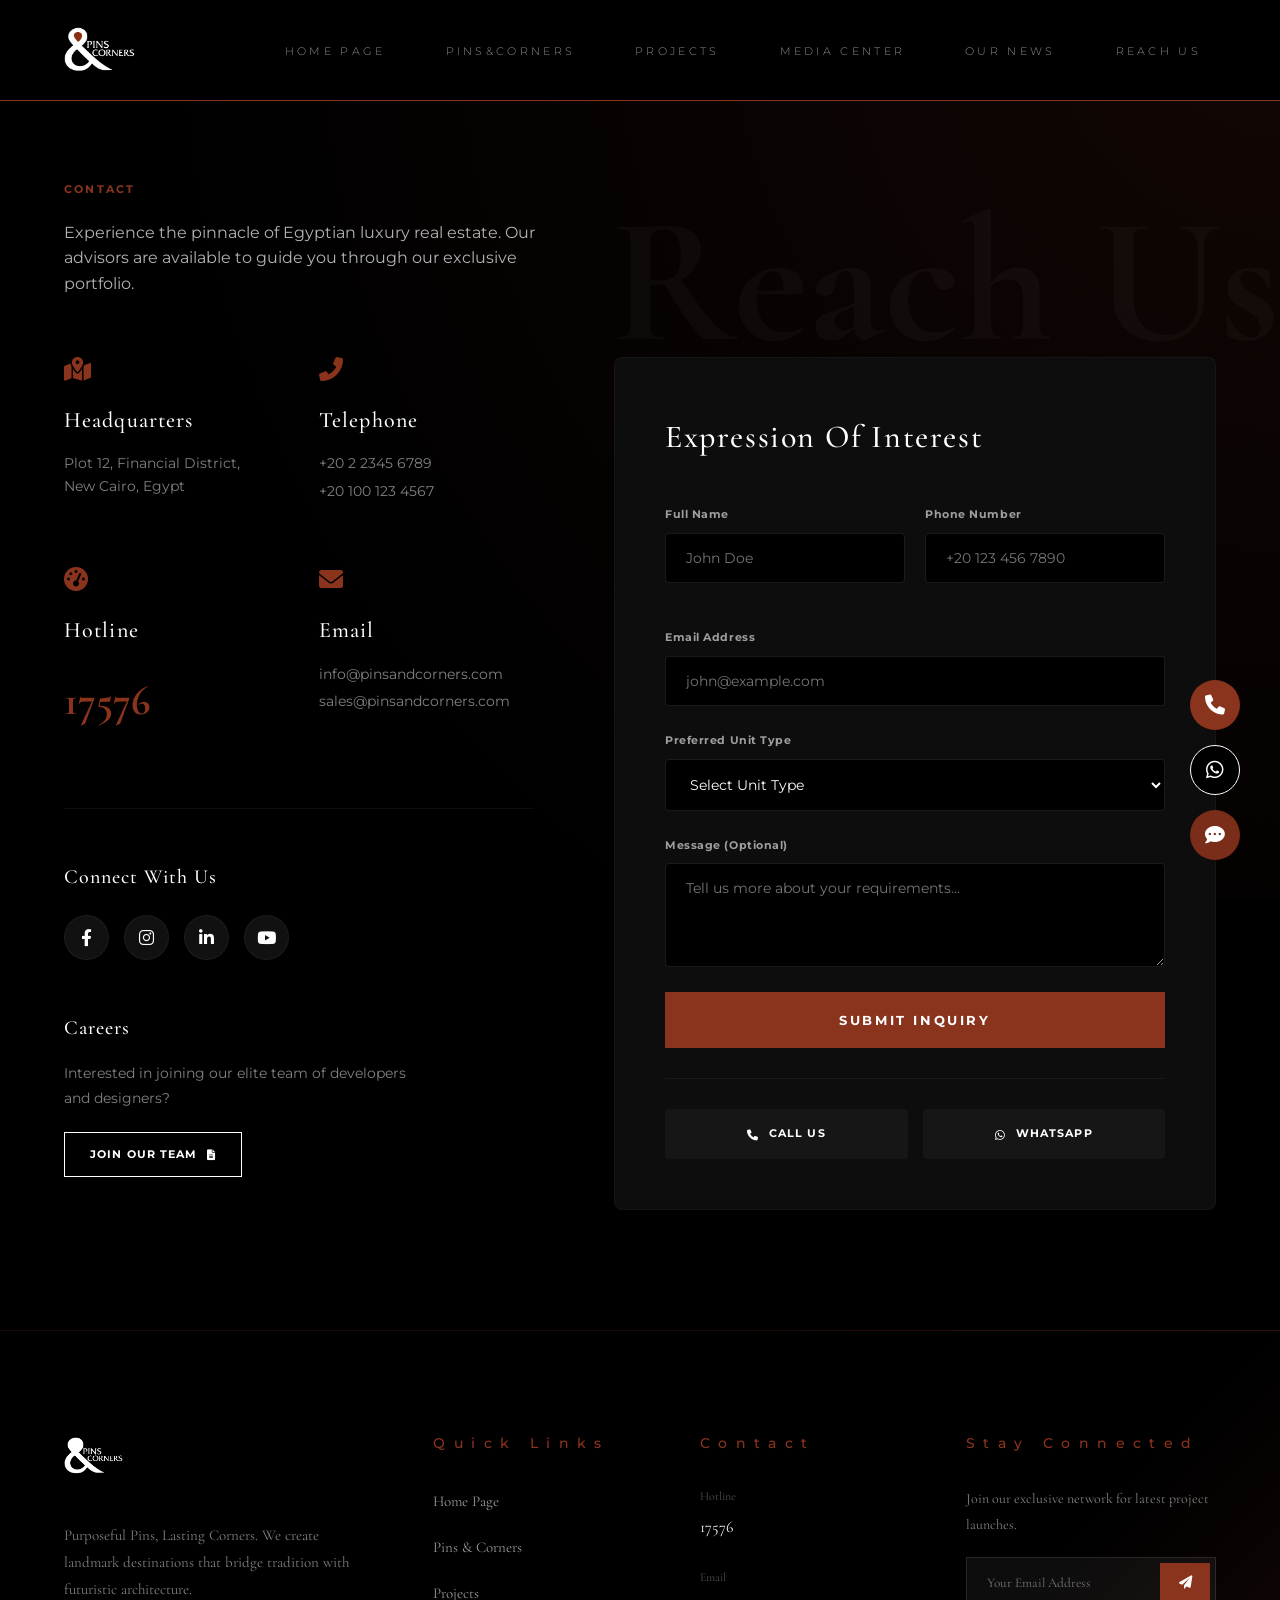
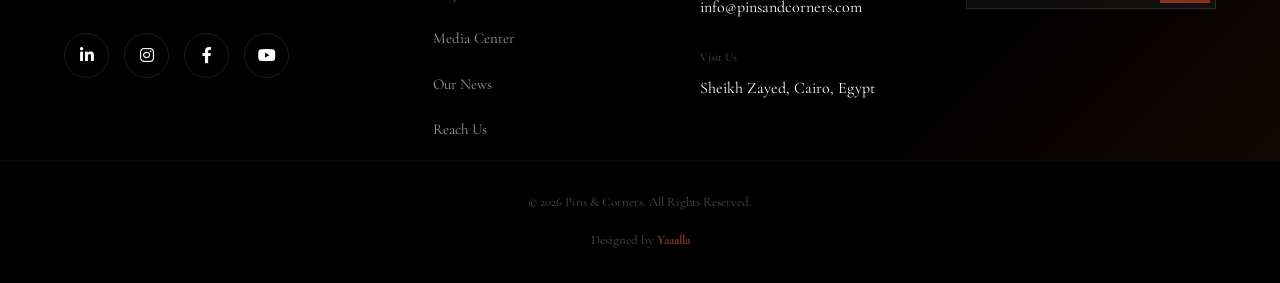
<file: reach-us.html>
<!DOCTYPE html>
<html lang="en">

<head>
    <meta charset="UTF-8">
    <meta name="viewport" content="width=device-width, initial-scale=1.0">
    <title>PINS & CORNERS | Reach Us</title>
    <!-- Fonts -->
    <link rel="preconnect" href="https://fonts.googleapis.com">
    <link rel="preconnect" href="https://fonts.gstatic.com" crossorigin>
    <link
        href="https://fonts.googleapis.com/css2?family=Cormorant+Garamond:wght@300;400;500;600;700&family=Montserrat:wght@300;400;700&display=swap"
        rel="stylesheet">
    <!-- CSS -->
    <link rel="stylesheet" href="css/main.css">
    <link rel="stylesheet" href="https://cdnjs.cloudflare.com/ajax/libs/font-awesome/6.0.0/css/all.min.css">
    <style>
        .page-content {
            padding-top: 60px;
        }

        /* Reach Us Hero */
        .reach-hero {
            padding: 120px 5vw 60px;
            max-width: 1300px;
            margin: 0 auto;
            position: relative;
        }

        .reach-hero-left {
            max-width: 500px;
            position: relative;
            z-index: 2;
        }

        .reach-label {
            font-family: var(--font-sans);
            font-size: 11px;
            font-weight: 700;
            letter-spacing: 0.2em;
            color: var(--primary-accent);
            text-transform: uppercase;
            margin-bottom: 20px;
            display: block;
        }

        .reach-hero-desc {
            font-family: var(--font-sans);
            font-size: 16px;
            color: rgba(255, 255, 255, 0.7);
            line-height: 1.6;
        }

        .bg-reach-text {
            position: absolute;
            top: 60px;
            right: 0;
            font-family: var(--font-serif);
            font-size: clamp(80px, 15vw, 180px);
            font-weight: 700;
            color: rgba(255, 255, 255, 0.03);
            pointer-events: none;
            z-index: 1;
        }

        /* Standard Contact Layout */
        .contact-layout-modern {
            display: grid;
            grid-template-columns: 1fr 1.2fr;
            gap: 80px;
            margin-bottom: 120px;
            align-items: start;
        }

        .contact-info-panel {
            display: grid;
            grid-template-columns: 1fr 1fr;
            gap: 40px;
        }

        .info-card-modern {
            margin-bottom: 20px;
        }

        .info-card-modern i {
            color: var(--primary-accent);
            font-size: 24px;
            margin-bottom: 20px;
            display: block;
        }

        .info-card-modern h3 {
            font-family: var(--font-serif);
            font-size: 22px;
            color: #FFFFFF;
            margin-bottom: 12px;
        }

        .info-card-modern p,
        .info-card-modern a {
            font-family: var(--font-sans);
            font-size: 14px;
            color: rgba(255, 255, 255, 0.5);
            line-height: 1.6;
            text-decoration: none;
            display: block;
            margin-bottom: 5px;
        }

        .hotline-v {
            font-family: var(--font-serif);
            font-size: 42px;
            font-weight: 700;
            color: var(--primary-accent);
            margin-top: 10px;
        }

        /* Social Icons Group */
        .social-connect-group {
            margin-top: 50px;
            padding-top: 50px;
            border-top: 1px solid rgba(255, 255, 255, 0.05);
            grid-column: span 2;
        }

        .social-connect-title {
            font-family: var(--font-serif);
            font-size: 20px;
            color: #FFFFFF;
            margin-bottom: 20px;
        }

        .social-row-modern {
            display: flex;
            gap: 15px;
        }

        .social-icon-btn {
            width: 45px;
            height: 45px;
            border-radius: 50%;
            background-color: #111;
            border: 1px solid rgba(255, 255, 255, 0.05);
            display: flex;
            align-items: center;
            justify-content: center;
            color: #FFFFFF;
            transition: 0.3s;
            text-decoration: none;
        }

        .social-icon-btn:hover {
            background-color: var(--primary-accent);
            transform: translateY(-5px);
        }

        /* Careers & Team */
        .careers-block {
            margin-top: 50px;
            grid-column: span 2;
        }

        .careers-block h4 {
            font-family: var(--font-serif);
            font-size: 20px;
            color: #FFFFFF;
            margin-bottom: 15px;
        }

        .careers-block p {
            font-family: var(--font-sans);
            font-size: 14px;
            color: rgba(255, 255, 255, 0.5);
            margin-bottom: 20px;
            max-width: 350px;
        }

        .btn-team-modern {
            padding: 12px 25px;
            border: 1px solid #FFFFFF;
            color: #FFFFFF;
            text-decoration: none;
            font-family: var(--font-sans);
            font-size: 11px;
            font-weight: 700;
            letter-spacing: 0.1em;
            display: inline-flex;
            align-items: center;
            gap: 10px;
            transition: 0.3s;
        }

        .btn-team-modern:hover {
            background-color: #FFFFFF;
            color: #000;
        }

        /* Form Card */
        .expression-card-modern {
            background-color: #0d0d0d;
            padding: 50px;
            border-radius: 8px;
            border: 1px solid rgba(255, 255, 255, 0.03);
        }

        .expression-card-modern h2 {
            font-family: var(--font-serif);
            font-size: 32px;
            color: #FFFFFF;
            margin-bottom: 40px;
        }

        .form-row-modern {
            display: grid;
            grid-template-columns: 1fr 1fr;
            gap: 20px;
            margin-bottom: 20px;
        }

        .field-modern-group {
            display: flex;
            flex-direction: column;
            gap: 8px;
            margin-bottom: 25px;
        }

        .field-modern-group label {
            font-family: var(--font-sans);
            font-size: 11px;
            font-weight: 700;
            color: rgba(255, 255, 255, 0.6);
            letter-spacing: 0.05em;
        }

        .field-modern-group input,
        .field-modern-group select,
        .field-modern-group textarea {
            background-color: #000;
            border: 1px solid rgba(255, 255, 255, 0.1);
            padding: 15px 20px;
            color: #FFFFFF;
            font-family: var(--font-sans);
            font-size: 14px;
            border-radius: 4px;
            transition: 0.3s;
        }

        .field-modern-group input:focus {
            border-color: var(--primary-accent);
            outline: none;
        }

        .submit-btn-modern {
            width: 100%;
            padding: 20px;
            background-color: var(--primary-accent);
            color: #FFFFFF;
            border: none;
            font-family: var(--font-sans);
            font-size: 13px;
            font-weight: 700;
            letter-spacing: 0.2em;
            cursor: pointer;
            transition: 0.3s;
            text-transform: uppercase;
            margin-bottom: 30px;
        }

        .submit-btn-modern:hover {
            background-color: var(--accent-dark);
        }

        .form-quick-btns {
            display: grid;
            grid-template-columns: 1fr 1fr;
            gap: 15px;
            padding-top: 30px;
            border-top: 1px solid rgba(255, 255, 255, 0.05);
        }

        .quick-btn {
            padding: 15px;
            background-color: #161616;
            color: #FFFFFF;
            text-decoration: none;
            display: flex;
            align-items: center;
            justify-content: center;
            gap: 10px;
            font-family: var(--font-sans);
            font-size: 11px;
            font-weight: 700;
            letter-spacing: 0.1em;
            border-radius: 4px;
            transition: 0.3s;
        }

        .quick-btn:hover {
            background-color: #222;
        }

        @media screen and (max-width: 1100px) {
            .contact-layout-modern {
                grid-template-columns: 1fr;
                gap: 60px;
            }
        }

        @media screen and (max-width: 600px) {
            .contact-info-panel {
                grid-template-columns: 1fr;
            }

            .form-row-modern {
                grid-template-columns: 1fr;
            }

            .form-quick-btns {
                grid-template-columns: 1fr;
            }

            .expression-card-modern {
                padding: 30px 20px;
            }
        }
    </style>
</head>

<body>

    <!-- Global Navigation -->
    <header>
        <div class="nav-container">
            <a href="index.html" class="logo-link">
                <img src="image/logo.png" alt="PINS & CORNERS Logo" height="60">
            </a>
            <button class="nav-toggle" id="nav-toggle" aria-label="Toggle navigation">
                <span></span>
                <span></span>
                <span></span>
            </button>
            <nav id="nav-menu">
                <ul>
                    <li><a href="index.html">HOME PAGE</a></li>
                    <li><a href="pins-corners.html">PINS&CORNERS</a></li>
                    <li><a href="projects.html">PROJECTS</a></li>
                    <li><a href="media-center.html">MEDIA CENTER</a></li>
                    <li><a href="our-news.html">OUR NEWS</a></li>
                    <li><a href="reach-us.html" class="active">REACH US</a></li>
                </ul>
            </nav>
        </div>
    </header>

    <div class="page-content">

        <!-- REACH HERO -->
        <section class="reach-hero fade-up">
            <div class="reach-hero-left">
                <span class="reach-label">CONTACT</span>
                <p class="reach-hero-desc">
                    Experience the pinnacle of Egyptian luxury real estate. Our advisors are available to guide you
                    through our exclusive portfolio.
                </p>
            </div>
            <div class="bg-reach-text">Reach Us</div>
        </section>

        <div class="container" style="max-width: 1300px; padding: 0 5vw;">

            <div class="contact-layout-modern">
                <!-- Info Column -->
                <div class="contact-info-column fade-up">
                    <div class="contact-info-panel">
                        <div class="info-card-modern">
                            <i class="fas fa-map-marked-alt"></i>
                            <h3>Headquarters</h3>
                            <p>Plot 12, Financial District,<br>New Cairo, Egypt</p>
                        </div>
                        <div class="info-card-modern">
                            <i class="fas fa-phone-alt"></i>
                            <h3>Telephone</h3>
                            <a href="tel:+20223456789">+20 2 2345 6789</a>
                            <a href="tel:+201001234567">+20 100 123 4567</a>
                        </div>
                        <div class="info-card-modern">
                            <i class="fas fa-tachometer-alt"></i>
                            <h3>Hotline</h3>
                            <div class="hotline-v">17576</div>
                        </div>
                        <div class="info-card-modern">
                            <i class="fas fa-envelope"></i>
                            <h3>Email</h3>
                            <a href="mailto:info@pinsandcorners.com">info@pinsandcorners.com</a>
                            <a href="mailto:sales@pinsandcorners.com">sales@pinsandcorners.com</a>
                        </div>
                    </div>

                    <div class="social-connect-group">
                        <h4 class="social-connect-title">Connect with us</h4>
                        <div class="social-row-modern">
                            <a href="#" class="social-icon-btn"><i class="fab fa-facebook-f"></i></a>
                            <a href="#" class="social-icon-btn"><i class="fab fa-instagram"></i></a>
                            <a href="#" class="social-icon-btn"><i class="fab fa-linkedin-in"></i></a>
                            <a href="#" class="social-icon-btn"><i class="fab fa-youtube"></i></a>
                        </div>
                    </div>

                    <div class="careers-block">
                        <h4>Careers</h4>
                        <p>Interested in joining our elite team of developers and designers?</p>
                        <a href="#" class="btn-team-modern">JOIN OUR TEAM <i class="fas fa-file-alt"></i></a>
                    </div>
                </div>

                <!-- Form Column -->
                <div class="expression-column fade-up">
                    <div class="expression-card-modern">
                        <h2>Expression of Interest</h2>
                        <form id="contact-form">
                            <div class="form-row-modern">
                                <div class="field-modern-group">
                                    <label>Full Name</label>
                                    <input type="text" placeholder="John Doe">
                                </div>
                                <div class="field-modern-group">
                                    <label>Phone Number</label>
                                    <input type="tel" placeholder="+20 123 456 7890">
                                </div>
                            </div>
                            <div class="field-modern-group">
                                <label>Email Address</label>
                                <input type="email" placeholder="john@example.com">
                            </div>
                            <div class="field-modern-group">
                                <label>Preferred Unit Type</label>
                                <select>
                                    <option value="" disabled selected>Select Unit Type</option>
                                    <option>Luxury Serviced Apartment</option>
                                    <option>Premium Retail Space</option>
                                    <option>Executive Office</option>
                                    <option>Medical Clinic</option>
                                </select>
                            </div>
                            <div class="field-modern-group">
                                <label>Message (Optional)</label>
                                <textarea rows="4" placeholder="Tell us more about your requirements..."></textarea>
                            </div>
                            <button type="submit" class="submit-btn-modern">SUBMIT INQUIRY</button>
                        </form>

                        <div class="form-quick-btns">
                            <a href="tel:17576" class="quick-btn"><i class="fas fa-phone"></i> CALL US</a>
                            <a href="https://wa.me/201155555722" class="quick-btn"><i class="fab fa-whatsapp"></i>
                                WHATSAPP</a>
                        </div>
                    </div>
                </div>
            </div>

        </div>

    </div>

    <!-- Professional 2026 Footer -->
    <footer class="main-footer">
        <div class="container footer-grid">
            <div class="footer-brand fade-up">
                <img src="image/logo.png" alt="PINS & CORNERS Logo" class="footer-logo" loading="lazy" decoding="async">
                <p class="brand-bio">
                    Purposeful Pins, Lasting Corners. We create landmark destinations that bridge tradition with
                    futuristic architecture.
                </p>
                <div class="footer-socials">
                    <a href="https://linkedin.com" class="social-icon" target="_blank" aria-label="LinkedIn">
                        <i class="fab fa-linkedin-in"></i>
                    </a>
                    <a href="https://instagram.com" class="social-icon" target="_blank" aria-label="Instagram">
                        <i class="fab fa-instagram"></i>
                    </a>
                    <a href="https://facebook.com" class="social-icon" target="_blank" aria-label="Facebook">
                        <i class="fab fa-facebook-f"></i>
                    </a>
                    <a href="https://youtube.com" class="social-icon" target="_blank" aria-label="YouTube">
                        <i class="fab fa-youtube"></i>
                    </a>
                </div>
            </div>

            <div class="footer-links-group fade-up">
                <h4 class="footer-heading">Quick Links</h4>
                <ul class="footer-nav-list">
                    <li><a href="index.html">Home Page</a></li>
                    <li><a href="pins-corners.html">Pins & Corners</a></li>
                    <li><a href="projects.html">Projects</a></li>
                    <li><a href="media-center.html">Media Center</a></li>
                    <li><a href="our-news.html">Our News</a></li>
                    <li><a href="reach-us.html" class="active">Reach Us</a></li>
                </ul>
            </div>

            <div class="footer-contact-info fade-up">
                <h4 class="footer-heading">Contact</h4>
                <div class="contact-item">
                    <span class="contact-label">Hotline</span>
                    <a href="tel:17576" class="contact-value">17576</a>
                </div>
                <div class="contact-item">
                    <span class="contact-label">Email</span>
                    <a href="mailto:info@pinsandcorners.com" class="contact-value">info@pinsandcorners.com</a>
                </div>
                <div class="contact-item">
                    <span class="contact-label">Visit Us</span>
                    <span class="contact-value">Sheikh Zayed, Cairo, Egypt</span>
                </div>
            </div>

            <div class="footer-newsletter fade-up">
                <h4 class="footer-heading">Stay Connected</h4>
                <p>Join our exclusive network for latest project launches.</p>
                <form class="footer-form">
                    <input type="email" placeholder="Your Email Address" required>
                    <button type="submit" class="footer-btn"><i class="fas fa-paper-plane"></i></button>
                </form>
            </div>
        </div>

        <div class="footer-bottom">
            <div class="container bottom-content" style="max-width: 1300px; padding: 0 5vw;">
                <p>&copy; 2026 Pins & Corners. All Rights Reserved.</p>
                <div class="developer-credit">Designed by <span class="accent-text">Yaaalla</span></div>
            </div>
        </div>
    </footer>


    <!-- Global Floating CTAs -->
    <div class="floating-ctas">
        <div class="cta-button cta-call" aria-label="Call Us">
            <i class="fas fa-phone"></i>
        </div>
        <a href="https://wa.me/201155555722" class="cta-button cta-whatsapp" aria-label="WhatsApp Us" target="_blank">
            <i class="fab fa-whatsapp"></i>
        </a>
        <div class="cta-button cta-chatbot" aria-label="Chat Bot">
            <i class="fas fa-comment-dots"></i>
            <span class="tooltip">Chat with us</span>
        </div>
    </div>

    <script src="js/main.js"></script>
</body>

</html>
</file>
<file: css/main.css>
:root {
    /* Colors */
    --bg-color: #000000;
    --bg-mixed: #120704;
    /* Mixed 70% Black + 30% Identity tint */
    --primary-accent: #8A341E;
    --accent-dark: #7A2E19;
    --accent-deeper: #6E2918;
    --sage-green: #718474;
    --section-labels: #8B3111;
    --body-text: #FFFFFF;
    --inactive-muted: #8A8A8A;
    --card-bg: #0D0D0D;

    /* Typography */
    --font-serif: 'Cormorant Garamond', serif;
    --font-sans: 'Montserrat', sans-serif;
}

* {
    margin: 0;
    padding: 0;
    box-sizing: border-box;
}

html,
body {
    width: 100%;
    margin: 0;
    padding: 0;
    overflow-x: hidden;
    background-color: var(--bg-color);
    background-image: radial-gradient(circle at top right, var(--bg-mixed) 0%, var(--bg-color) 70%);
    background-attachment: fixed;
    color: var(--body-text);
    font-family: var(--font-serif);
    font-size: 17px;
    font-weight: 400;
    /* Lighter for luxury feel */
    line-height: 1.8;
}

h1,
h2,
h3,
h4,
h5,
h6 {
    font-family: var(--font-serif);
    font-weight: 500;
    /* Semi-light for refinement */
    letter-spacing: 0.05em;
    /* Increased for elegance */
    text-transform: capitalize;
}

section h2,
section h3 {
    position: relative;
    padding-bottom: 15px;
    margin-bottom: 35px;
    font-family: var(--font-serif);
    font-weight: 500;
    text-transform: capitalize;
}

section h2::after,
section h3::after {
    content: '';
    position: absolute;
    bottom: 0;
    left: 0;
    width: 60px;
    height: 3px;
    background-color: var(--primary-accent);
}

section h2 {
    font-size: 38px;
    line-height: 1.2;
}

section h3 {
    font-size: 28px;
    line-height: 1.3;
}

a {
    text-decoration: none;
    color: inherit;
    transition: 200ms ease;
}

ul {
    list-style: none;
}

/* Global Navigation */
header {
    position: fixed;
    top: 0;
    left: 0;
    width: 100%;
    background-color: var(--bg-color);
    z-index: 1000;
    padding: 20px 5%;
    border-bottom: 1px solid var(--primary-accent);
}

.nav-toggle {
    display: none;
    flex-direction: column;
    justify-content: space-between;
    width: 30px;
    height: 20px;
    background: transparent;
    border: none;
    cursor: pointer;
    z-index: 1001;
}

.nav-toggle span {
    width: 100%;
    height: 2px;
    background-color: #FFFFFF;
    transition: 300ms ease;
}

.nav-toggle.open span:nth-child(1) {
    transform: translateY(9px) rotate(45deg);
}

.nav-toggle.open span:nth-child(2) {
    opacity: 0;
}

.nav-toggle.open span:nth-child(3) {
    transform: translateY(-9px) rotate(-45deg);
}

.nav-container {
    display: flex;
    justify-content: space-between;
    align-items: center;
}

.logo-link {
    display: flex;
    align-items: center;
}

.logo-link img {
    display: block;
}

nav ul {
    display: flex;
    gap: 30px;
}

nav ul li a {
    font-family: var(--font-sans);
    font-weight: 300;
    font-size: 11px;
    /* Slightly smaller */
    text-transform: uppercase;
    /* More professional */
    letter-spacing: 0.3em;
    /* Wider spacing for luxury */
    color: var(--inactive-muted);
    padding: 8px 15px;
    transition: 200ms ease;
    position: relative;
}

nav ul li a:hover {
    color: #FFFFFF;
}

nav ul li a::after {
    content: '';
    position: absolute;
    bottom: 0;
    left: 50%;
    width: 0;
    height: 1px;
    background-color: var(--section-labels);
    transition: 300ms ease;
    transform: translateX(-50%);
}

nav ul li a:hover::after {
    width: 70%;
}

nav ul li a.active::after {
    display: none;
}

/* Footer & Socials */
.social-link {
    width: 40px;
    height: 40px;
    border: 1px solid var(--primary-accent);
    border-radius: 50%;
    display: flex;
    justify-content: center;
    align-items: center;
    color: #FFFFFF;
    font-size: 16px;
    transition: 300ms ease;
}

.social-link:hover {
    background-color: var(--primary-accent);
    transform: translateY(-5px);
}

/* Page Titles (top-right) */
.page-display-title {
    position: fixed;
    top: 120px;
    right: 5%;
    font-family: var(--font-serif);
    font-weight: 300;
    font-size: 72px;
    color: var(--inactive-muted);
    text-transform: capitalize;
    pointer-events: none;
    z-index: 10;
}

/* Section Labels */
.section-label {
    font-family: var(--font-sans);
    font-weight: 600;
    font-size: 11px;
    text-transform: uppercase;
    letter-spacing: 0.5em;
    color: var(--section-labels);
    margin-bottom: 25px;
    display: inline-block;
    position: relative;
    padding-bottom: 5px;
}

.section-label::after {
    content: '';
    position: absolute;
    bottom: 0;
    left: 0;
    width: 60%;
    height: 2px;
    background-color: var(--primary-accent);
}

/* Decorative Elements */
.bottom-decorations {
    position: fixed;
    bottom: 0;
    right: 0;
    width: 300px;
    height: 300px;
    pointer-events: none;
    z-index: 5;
}

.curved-line {
    position: absolute;
    bottom: -50px;
    right: -50px;
    width: 400px;
    height: 400px;
    border-radius: 45%;
    transform: rotate(-15deg);
}

.curved-line-1 {
    border-top: 1px solid var(--primary-accent);
    bottom: -120px;
    right: -100px;
}

.curved-line-2 {
    border-top: 1px solid var(--accent-dark);
    bottom: -140px;
    right: -80px;
}

.watermark-ampersand {
    position: absolute;
    bottom: 40px;
    right: 40px;
    font-family: var(--font-serif);
    font-size: 180px;
    color: #FFFFFF;
    opacity: 0.15;
    line-height: 1;
}

/* Floating CTAs */
.floating-ctas {
    position: fixed;
    bottom: 40px;
    right: 40px;
    display: flex;
    flex-direction: column;
    gap: 15px;
    z-index: 100;
}

.cta-button {
    width: 50px;
    height: 50px;
    border-radius: 50%;
    display: flex;
    justify-content: center;
    align-items: center;
    color: #FFFFFF;
    font-size: 20px;
    transition: 300ms ease;
    position: relative;
    cursor: pointer;
    border: none;
}

.cta-call {
    background-color: var(--primary-accent);
}

.cta-whatsapp {
    background-color: var(--bg-color);
    border: 1px solid #FFFFFF;
}

.cta-chatbot {
    background-color: var(--accent-dark);
}

.tooltip {
    position: absolute;
    right: 60px;
    background-color: var(--card-bg);
    padding: 5px 12px;
    border-radius: 4px;
    font-size: 12px;
    white-space: nowrap;
    opacity: 0;
    visibility: hidden;
    transition: 300ms ease;
}

.cta-button:hover .tooltip {
    opacity: 1;
    visibility: visible;
}

/* Generic Layouts */
section {
    padding: 100px 10%;
}

.container {
    max-width: 1400px;
    margin: 0 auto;
}

.main-footer .container {
    max-width: 1300px;
    padding: 0 5vw;
}

/* Animations */
.fade-up {
    opacity: 0;
    transform: translateY(30px);
    transition: opacity 500ms ease, transform 500ms ease;
}

.fade-up.active {
    opacity: 1;
    transform: translateY(0);
}

/* Professional 2026 Footer Styling */
.main-footer {
    background: linear-gradient(135deg, #000000 70%, #1a0a06 100%);
    padding: 100px 0 0;
    border-top: 1px solid rgba(138, 52, 30, 0.2);
    color: #FFFFFF;
}

.footer-grid {
    display: grid;
    grid-template-columns: 1.5fr 1fr 1fr 1.2fr;
    gap: 60px;
    padding-bottom: 80px;
}

.footer-logo {
    height: 50px;
    margin-bottom: 30px;
    filter: brightness(0) invert(1);
}

.brand-bio {
    color: rgba(255, 255, 255, 0.5);
    font-size: 15px;
    line-height: 1.8;
    margin-bottom: 30px;
    max-width: 300px;
}

.footer-socials {
    display: flex;
    gap: 15px;
}

.social-icon {
    width: 45px;
    height: 45px;
    border: 1px solid rgba(255, 255, 255, 0.1);
    border-radius: 50%;
    display: flex;
    align-items: center;
    justify-content: center;
    color: #FFFFFF;
    font-size: 16px;
    transition: all 400ms cubic-bezier(0.165, 0.84, 0.44, 1);
}

.social-icon:hover {
    background: var(--primary-accent);
    border-color: var(--primary-accent);
    transform: translateY(-5px) rotate(8deg);
    color: #FFFFFF;
}

.footer-heading {
    font-family: var(--font-sans);
    font-size: 14px;
    text-transform: capitalize;
    letter-spacing: 0.6em;
    color: var(--primary-accent);
    margin-bottom: 30px;
}

.footer-nav-list {
    list-style: none;
    padding: 0;
}

.footer-nav-list li {
    margin-bottom: 15px;
}

.footer-nav-list a {
    color: rgba(255, 255, 255, 0.6);
    transition: 300ms ease;
    font-size: 15px;
}

.footer-nav-list a:hover {
    color: #FFFFFF;
    padding-left: 5px;
}

.contact-item {
    margin-bottom: 25px;
}

.contact-label {
    display: block;
    font-size: 12px;
    color: rgba(255, 255, 255, 0.3);
    text-transform: capitalize;
    margin-bottom: 5px;
}

.contact-value {
    color: #FFFFFF;
    font-size: 16px;
    display: block;
}

.footer-newsletter p {
    color: rgba(255, 255, 255, 0.5);
    font-size: 14px;
    margin-bottom: 20px;
}

.footer-form {
    display: flex;
    background: rgba(255, 255, 255, 0.05);
    border: 1px solid rgba(255, 255, 255, 0.1);
    padding: 5px;
}

.footer-form input {
    background: transparent;
    border: none;
    padding: 12px 15px;
    color: #FFFFFF;
    flex-grow: 1;
    font-family: var(--font-serif);
}

.footer-form input:focus {
    outline: none;
}

.footer-btn {
    background: var(--primary-accent);
    border: none;
    color: #FFFFFF;
    width: 50px;
    cursor: pointer;
    transition: 300ms;
}

.footer-btn:hover {
    background: var(--accent-dark);
}

.footer-bottom {
    border-top: 1px solid rgba(255, 255, 255, 0.05);
    padding: 30px 0;
    background: #000;
}

.bottom-content {
    display: flex;
    flex-direction: column;
    justify-content: center;
    align-items: center;
    text-align: center;
    gap: 15px;
    font-size: 13px;
    color: rgba(255, 255, 255, 0.3);
}

.accent-text {
    color: var(--primary-accent);
    font-weight: 700;
}

@media (max-width: 991px) {
    .footer-grid {
        grid-template-columns: 1fr 1fr;
        gap: 40px;
    }
}

@media (max-width: 768px) {
    .footer-grid {
        grid-template-columns: 1fr;
        text-align: center;
    }

    .footer-brand,
    .footer-newsletter {
        align-items: center;
        display: flex;
        flex-direction: column;
    }

    .brand-bio {
        max-width: 100%;
    }

    .bottom-content {
        flex-direction: column;
        gap: 15px;
    }
}

/* News Cards */
.news-grid {
    display: grid;
    grid-template-columns: repeat(3, 1fr);
    gap: 30px;
    margin-top: 40px;
}

.article-card {
    background-color: var(--card-bg);
    border-top: 2px solid var(--primary-accent);
    padding: 40px;
    transition: 300ms ease;
}

.article-card:hover {
    transform: scale(1.02);
    box-shadow: 0 10px 30px rgba(138, 52, 30, 0.2);
}

.article-date {
    font-family: var(--font-sans);
    color: var(--section-labels);
    font-size: 12px;
    margin-bottom: 15px;
    display: block;
}

.article-headline {
    font-size: 24px;
    margin-bottom: 20px;
    color: #FFFFFF;
}

.article-excerpt {
    color: rgba(255, 255, 255, 0.75);
    font-size: 16px;
    margin-bottom: 25px;
}

.read-more {
    color: var(--section-labels);
    font-family: var(--font-sans);
    font-size: 11px;
    text-transform: uppercase;
    letter-spacing: 0.2em;
    font-weight: 600;
}

/* Forms */
.form-field {
    margin-bottom: 20px;
}

.form-field input,
.form-field select,
.form-field textarea {
    width: 100%;
    background-color: rgba(255, 255, 255, 0.03);
    border: 1px solid rgba(138, 52, 30, 0.2);
    padding: 15px 20px;
    color: #FFFFFF;
    font-family: var(--font-serif);
    font-size: 16px;
    transition: 300ms cubic-bezier(0.165, 0.84, 0.44, 1);
}

.form-field input:focus,
.form-field select:focus,
.form-field textarea:focus {
    outline: none;
    border-color: var(--primary-accent);
    background-color: rgba(138, 52, 30, 0.05);
    padding-left: 25px;
}

.submit-btn {
    width: 100%;
    background-color: var(--primary-accent);
    color: #FFFFFF;
    border: none;
    padding: 18px;
    font-family: var(--font-sans);
    font-size: 14px;
    letter-spacing: 0.2em;
    text-transform: uppercase;
    cursor: pointer;
    transition: 400ms cubic-bezier(0.165, 0.84, 0.44, 1);
}

.submit-btn:hover {
    background-color: var(--accent-dark);
    letter-spacing: 0.3em;
    box-shadow: 0 10px 30px rgba(138, 52, 30, 0.2);
}

/* Responsiveness */
@media (max-width: 1200px) {
    section {
        padding: 80px 5%;
    }
}

@media (max-width: 1024px) {
    .news-grid {
        grid-template-columns: repeat(2, 1fr);
        gap: 25px;
    }

    .page-display-title {
        font-size: 48px;
        top: 100px;
    }

    .photo-gallery {
        grid-template-columns: repeat(2, 1fr);
    }

    .footer-grid {
        grid-template-columns: repeat(2, 1fr);
        gap: 40px;
    }
}

@media (max-width: 768px) {
    .nav-toggle {
        display: flex;
    }

    #nav-menu {
        position: fixed;
        top: 0;
        right: -100%;
        width: 100%;
        height: 100vh;
        background-color: var(--bg-color);
        display: flex;
        justify-content: center;
        align-items: center;
        transition: 600ms cubic-bezier(0.16, 1, 0.3, 1);
        z-index: 1000;
        backdrop-filter: blur(10px);
    }

    #nav-menu.open {
        right: 0;
    }

    #nav-menu ul {
        flex-direction: column;
        align-items: center;
        gap: 35px;
    }

    #nav-menu ul li a {
        font-size: 18px;
        letter-spacing: 0.2em;
    }

    .photo-gallery,
    .video-gallery,
    .testimonials-grid,
    .timeline-container,
    .team-grid,
    .vision-mission,
    .news-grid,
    .footer-grid,
    .project-details,
    .partners-list,
    .page-content {
        grid-template-columns: 1fr !important;
        display: flex;
        flex-direction: column;
    }

    .projects-teaser .teaser-content {
        padding: 0 10px;
    }

    .photo-item.wide,
    .photo-item.tall {
        grid-column: span 1 !important;
        grid-row: span 1 !important;
    }

    .partners-list {
        flex-direction: column;
        gap: 40px;
    }

    nav {
        display: none;
    }

    header {
        padding: 15px 5%;
    }

    .logo-link img {
        height: 40px;
    }

    .page-content {
        padding-top: 100px;
    }

    .project-hero {
        flex-direction: column;
        gap: 30px;
    }

    .page-display-title {
        position: relative;
        font-size: 36px;
        top: auto;
        right: auto;
        margin: 120px 0 20px;
        text-align: center;
        width: 100%;
        display: block;
    }

    .footer-grid {
        grid-template-columns: 1fr !important;
        text-align: center;
        gap: 40px;
    }

    .footer-brand,
    .footer-newsletter {
        align-items: center;
        display: flex;
        flex-direction: column;
    }

    .brand-bio {
        max-width: 100%;
    }

    .footer-bottom .bottom-content {
        flex-direction: column;
        gap: 15px;
    }
}

@media (max-width: 480px) {
    section {
        padding: 60px 5%;
    }

    .floating-ctas {
        bottom: 20px;
        right: 20px;
    }

    .cta-button {
        width: 45px;
        height: 45px;
    }
}
</file>
